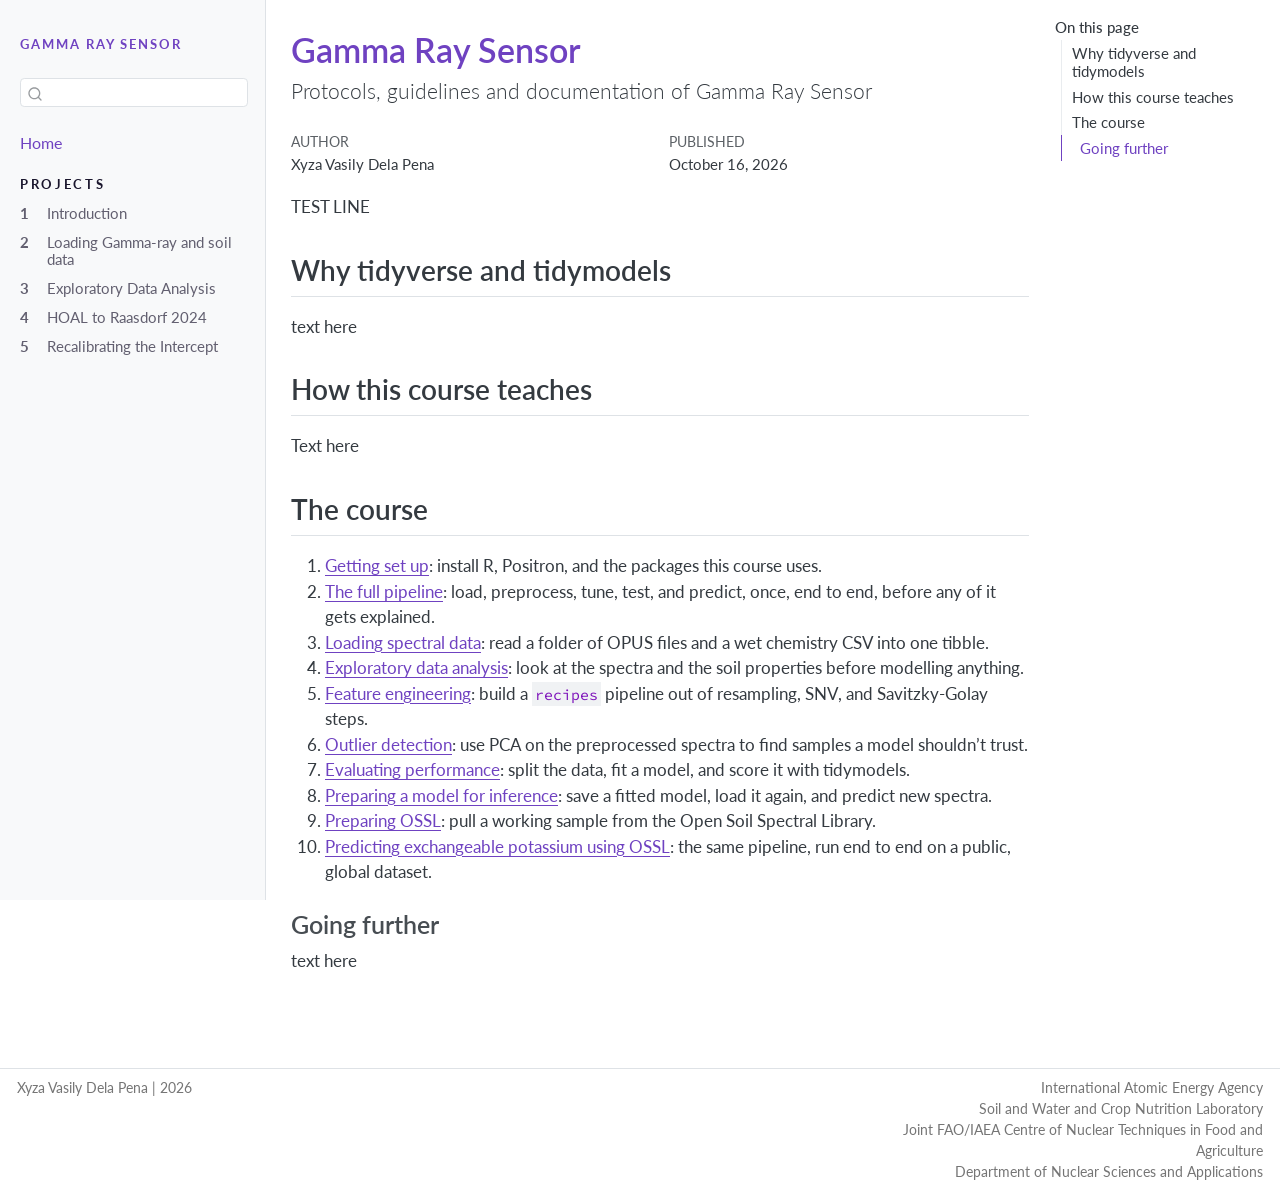
<file: index.html>
<!DOCTYPE html>
<html xmlns="http://www.w3.org/1999/xhtml" lang="en" xml:lang="en"><head>

<meta charset="utf-8">
<meta name="generator" content="quarto-1.10.18">

<meta name="viewport" content="width=device-width, initial-scale=1.0, user-scalable=yes">

<meta name="author" content="Xyza Vasily Dela Pena">
<meta name="dcterms.date" content="2026-10-16">

<title>Gamma Ray Sensor – Gamma ray sensor</title>
<style>
/* Default styles provided by pandoc.
** See https://pandoc.org/MANUAL.html#variables-for-html for config info.
*/
span.smallcaps{font-variant: small-caps;}
div.columns{display: flex; gap: 1.5em;}
div.column{flex: auto;}
@media screen {
div.columns{gap: min(4vw, 1.5em);}
div.column{overflow-x: auto;}
}
div.hanging-indent{margin-left: 1.5em; text-indent: -1.5em;}
ul.task-list{list-style: none;}
ul.task-list li input[type="checkbox"] {
  width: 0.8em;
  margin: 0 0.8em 0.2em -1em; /* quarto-specific, see https://github.com/quarto-dev/quarto-cli/issues/4556 */ 
  vertical-align: middle;
}
</style>


<script src="site_libs/quarto-nav/quarto-nav.js"></script>
<script src="site_libs/quarto-nav/headroom.min.js"></script>
<script src="site_libs/clipboard/clipboard.min.js"></script>
<script src="site_libs/quarto-search/autocomplete.umd.js"></script>
<script src="site_libs/quarto-search/fuse.min.js"></script>
<script src="site_libs/quarto-search/quarto-search.js"></script>
<meta name="quarto:offset" content="./">
<script src="site_libs/quarto-html/quarto.js" type="module"></script>
<script src="site_libs/quarto-html/tabsets/tabsets.js" type="module"></script>
<script src="site_libs/quarto-html/popper.min.js"></script>
<script src="site_libs/quarto-html/tippy.umd.min.js"></script>
<script src="site_libs/quarto-html/anchor.min.js"></script>
<link href="site_libs/quarto-html/tippy.css" rel="stylesheet">
<link href="site_libs/quarto-html/quarto-syntax-highlighting-712a858a7335f8c7f74f41a4769ee845.css" rel="stylesheet" id="quarto-text-highlighting-styles">
<script src="site_libs/bootstrap/bootstrap.min.js"></script>
<link href="site_libs/bootstrap/bootstrap-icons.css" rel="stylesheet">
<link href="site_libs/bootstrap/bootstrap-6af84be1552a2ad7f5f09363ced2a707.min.css" rel="stylesheet" append-hash="true" id="quarto-bootstrap" data-mode="light">
<script id="quarto-search-options" type="application/json">{
  "location": "sidebar",
  "copy-button": false,
  "collapse-after": 3,
  "panel-placement": "start",
  "type": "textbox",
  "limit": 50,
  "keyboard-shortcut": [
    "f",
    "/",
    "s"
  ],
  "show-item-context": false,
  "language": {
    "search-no-results-text": "No results",
    "search-matching-documents-text": "matching documents",
    "search-copy-link-title": "Copy link to search",
    "search-hide-matches-text": "Hide additional matches",
    "search-more-match-text": "more match in this document",
    "search-more-matches-text": "more matches in this document",
    "search-clear-button-title": "Clear",
    "search-text-placeholder": "",
    "search-detached-cancel-button-title": "Cancel",
    "search-submit-button-title": "Submit",
    "search-label": "Search"
  }
}</script>
<link rel="preconnect" href="https://fonts.googleapis.com">
<link rel="preconnect" href="https://fonts.gstatic.com" crossorigin="">
<link href="https://fonts.googleapis.com/css2?family=Lato:ital,wght@0,300;0,400;0,700;0,900;1,400&amp;family=Source+Code+Pro&amp;display=swap" rel="stylesheet">


</head>

<body class="nav-sidebar docked quarto-light">

<div id="quarto-search-results"></div>
  <header id="quarto-header" class="headroom fixed-top">
  <nav class="quarto-secondary-nav">
    <div class="container-fluid d-flex">
      <button type="button" class="quarto-btn-toggle btn" data-bs-toggle="collapse" role="button" data-bs-target=".quarto-sidebar-collapse-item" aria-controls="quarto-sidebar" aria-expanded="false" aria-label="Toggle sidebar navigation" onclick="if (window.quartoToggleHeadroom) { window.quartoToggleHeadroom(); }">
        <i class="bi bi-layout-text-sidebar-reverse"></i>
      </button>
        <nav class="quarto-page-breadcrumbs" aria-label="breadcrumb"><ol class="breadcrumb"><li class="breadcrumb-item"><a href="./index.html">Home</a></li></ol></nav>
        <a class="flex-grow-1" role="navigation" data-bs-toggle="collapse" data-bs-target=".quarto-sidebar-collapse-item" aria-controls="quarto-sidebar" aria-expanded="false" aria-label="Toggle sidebar navigation" onclick="if (window.quartoToggleHeadroom) { window.quartoToggleHeadroom(); }">      
        </a>
      <button type="button" class="btn quarto-search-button" aria-label="Search" onclick="window.quartoOpenSearch();">
        <i class="bi bi-search"></i>
      </button>
    </div>
  </nav>
</header>
<!-- content -->
<div id="quarto-content" class="quarto-container page-columns page-rows-contents page-layout-article">
<!-- sidebar -->
  <nav id="quarto-sidebar" class="sidebar collapse collapse-horizontal quarto-sidebar-collapse-item sidebar-navigation docked overflow-auto">
    <div class="pt-lg-2 mt-2 text-left sidebar-header">
    <div class="sidebar-title mb-0 py-0">
      <a href="./">GAMMA RAY SENSOR</a> 
    </div>
      </div>
        <div class="mt-2 flex-shrink-0 align-items-center">
        <div class="sidebar-search">
        <div id="quarto-search" class="" title="Search"></div>
        </div>
        </div>
    <div class="sidebar-menu-container"> 
    <ul class="list-unstyled mt-1">
        <li class="sidebar-item">
  <div class="sidebar-item-container"> 
  <a href="./index.html" class="sidebar-item-text sidebar-link active">
 <span class="menu-text">Home</span></a>
  </div>
</li>
        <li class="sidebar-item sidebar-item-section">
      <div class="sidebar-item-container"> 
            <a class="sidebar-item-text sidebar-link text-start" data-bs-toggle="collapse" data-bs-target="#quarto-sidebar-section-1" role="navigation" aria-expanded="true">
 <span class="menu-text">Projects</span></a>
          <a class="sidebar-item-toggle text-start" data-bs-toggle="collapse" data-bs-target="#quarto-sidebar-section-1" role="navigation" aria-expanded="true" aria-label="Toggle section">
            <i class="bi bi-chevron-right ms-2"></i>
          </a> 
      </div>
      <ul id="quarto-sidebar-section-1" class="collapse list-unstyled sidebar-section depth1 show">  
          <li class="sidebar-item">
  <div class="sidebar-item-container"> 
  <a href="./0-introduction.html" class="sidebar-item-text sidebar-link">
 <span class="menu-text">Introduction</span></a>
  </div>
</li>
          <li class="sidebar-item">
  <div class="sidebar-item-container"> 
  <a href="./1-Loading-gamma-ray-and-soil-data.html" class="sidebar-item-text sidebar-link">
 <span class="menu-text">Loading Gamma-ray and soil data</span></a>
  </div>
</li>
          <li class="sidebar-item">
  <div class="sidebar-item-container"> 
  <a href="./2-Exploratory-data-analysis.html" class="sidebar-item-text sidebar-link">
 <span class="menu-text">Exploratory Data Analysis</span></a>
  </div>
</li>
          <li class="sidebar-item">
  <div class="sidebar-item-container"> 
  <a href="./3-HOAL-to-raasdorf-2024.html" class="sidebar-item-text sidebar-link">
 <span class="menu-text">HOAL to Raasdorf 2024</span></a>
  </div>
</li>
          <li class="sidebar-item">
  <div class="sidebar-item-container"> 
  <a href="./3b-recalibrating-the-intercept.html" class="sidebar-item-text sidebar-link">
 <span class="menu-text">Recalibrating the Intercept</span></a>
  </div>
</li>
      </ul>
  </li>
    </ul>
    </div>
</nav>
<div id="quarto-sidebar-glass" class="quarto-sidebar-collapse-item" data-bs-toggle="collapse" data-bs-target=".quarto-sidebar-collapse-item"></div>
<!-- margin-sidebar -->
    <div id="quarto-margin-sidebar" class="sidebar margin-sidebar">
        <nav id="TOC" role="doc-toc" class="toc-active">
    <h2 id="toc-title">On this page</h2>
   
  <ul>
  <li><a href="#why-tidyverse-and-tidymodels" id="toc-why-tidyverse-and-tidymodels" class="nav-link active" data-scroll-target="#why-tidyverse-and-tidymodels">Why tidyverse and tidymodels</a></li>
  <li><a href="#how-this-course-teaches" id="toc-how-this-course-teaches" class="nav-link" data-scroll-target="#how-this-course-teaches">How this course teaches</a></li>
  <li><a href="#the-course" id="toc-the-course" class="nav-link" data-scroll-target="#the-course">The course</a>
  <ul class="collapse">
  <li><a href="#going-further" id="toc-going-further" class="nav-link" data-scroll-target="#going-further">Going further</a></li>
  </ul></li>
  </ul>
</nav>
    </div>
<!-- main -->
<main class="content" id="quarto-document-content">

<header id="title-block-header" class="quarto-title-block default">
<div class="quarto-title">
<h1 class="title">Gamma Ray Sensor</h1>
<p class="subtitle lead">Protocols, guidelines and documentation of Gamma Ray Sensor</p>
</div>



<div class="quarto-title-meta">

    <div>
    <div class="quarto-title-meta-heading">Author</div>
    <div class="quarto-title-meta-contents">
             <p>Xyza Vasily Dela Pena </p>
          </div>
  </div>
    
    <div>
    <div class="quarto-title-meta-heading">Published</div>
    <div class="quarto-title-meta-contents">
      <p class="date">October 16, 2026</p>
    </div>
  </div>
  
    
  </div>
  


</header>


<p>TEST LINE</p>
<section id="why-tidyverse-and-tidymodels" class="level2">
<h2 class="anchored" data-anchor-id="why-tidyverse-and-tidymodels">Why tidyverse and tidymodels</h2>
<p>text here</p>
</section>
<section id="how-this-course-teaches" class="level2">
<h2 class="anchored" data-anchor-id="how-this-course-teaches">How this course teaches</h2>
<p>Text here</p>
</section>
<section id="the-course" class="level2">
<h2 class="anchored" data-anchor-id="the-course">The course</h2>
<ol type="1">
<li><a href="0-getting-setup.qmd">Getting set up</a>: install R, Positron, and the packages this course uses.</li>
<li><a href="1-full-pipeline.qmd">The full pipeline</a>: load, preprocess, tune, test, and predict, once, end to end, before any of it gets explained.</li>
<li><a href="2-loading-data.qmd">Loading spectral data</a>: read a folder of OPUS files and a wet chemistry CSV into one tibble.</li>
<li><a href="3-eda.qmd">Exploratory data analysis</a>: look at the spectra and the soil properties before modelling anything.</li>
<li><a href="4-feature-engineering.qmd">Feature engineering</a>: build a <code>recipes</code> pipeline out of resampling, SNV, and Savitzky-Golay steps.</li>
<li><a href="5-outlier-detection.qmd">Outlier detection</a>: use PCA on the preprocessed spectra to find samples a model shouldn’t trust.</li>
<li><a href="6-evaluating-performance.qmd">Evaluating performance</a>: split the data, fit a model, and score it with tidymodels.</li>
<li><a href="7-preparing-for-inference.qmd">Preparing a model for inference</a>: save a fitted model, load it again, and predict new spectra.</li>
<li><a href="8-preparing-ossl.qmd">Preparing OSSL</a>: pull a working sample from the Open Soil Spectral Library.</li>
<li><a href="9-kex-ossl-pipeline.qmd">Predicting exchangeable potassium using OSSL</a>: the same pipeline, run end to end on a public, global dataset.</li>
</ol>
<section id="going-further" class="level3">
<h3 class="anchored" data-anchor-id="going-further">Going further</h3>
<p>text here</p>


</section>
</section>

</main> <!-- /main -->
<script id="quarto-html-after-body" type="application/javascript">
  window.document.addEventListener("DOMContentLoaded", function (event) {
    const icon = "";
    const anchorJS = new window.AnchorJS();
    anchorJS.options = {
      placement: 'right',
      icon: icon
    };
    anchorJS.add('.anchored');
    const isCodeAnnotation = (el) => {
      for (const clz of el.classList) {
        if (clz.startsWith('code-annotation-')) {                     
          return true;
        }
      }
      return false;
    }
    const onCopySuccess = function(e) {
      // button target
      const button = e.trigger;
      // don't keep focus
      button.blur();
      // flash "checked"
      button.classList.add('code-copy-button-checked');
      var currentTitle = button.getAttribute("title");
      button.setAttribute("title", "Copied!");
      let tooltip;
      if (window.bootstrap) {
        button.setAttribute("data-bs-toggle", "tooltip");
        button.setAttribute("data-bs-placement", "left");
        button.setAttribute("data-bs-title", "Copied!");
        tooltip = new bootstrap.Tooltip(button, 
          { trigger: "manual", 
            customClass: "code-copy-button-tooltip",
            offset: [0, -8]});
        tooltip.show();    
      }
      setTimeout(function() {
        if (tooltip) {
          tooltip.hide();
          button.removeAttribute("data-bs-title");
          button.removeAttribute("data-bs-toggle");
          button.removeAttribute("data-bs-placement");
        }
        button.setAttribute("title", currentTitle);
        button.classList.remove('code-copy-button-checked');
      }, 1000);
      // clear code selection
      e.clearSelection();
    }
    const getTextToCopy = function(trigger) {
      const outerScaffold = trigger.parentElement.cloneNode(true);
      const codeEl = outerScaffold.querySelector('code');
      for (const childEl of codeEl.children) {
        if (isCodeAnnotation(childEl)) {
          childEl.remove();
        }
      }
      return codeEl.innerText;
    }
    const clipboard = new window.ClipboardJS('.code-copy-button:not([data-in-quarto-modal])', {
      text: getTextToCopy
    });
    clipboard.on('success', onCopySuccess);
    if (window.document.getElementById('quarto-embedded-source-code-modal')) {
      const clipboardModal = new window.ClipboardJS('.code-copy-button[data-in-quarto-modal]', {
        text: getTextToCopy,
        container: window.document.getElementById('quarto-embedded-source-code-modal')
      });
      clipboardModal.on('success', onCopySuccess);
    }
      var localhostRegex = new RegExp(/^(?:http|https):\/\/localhost\:?[0-9]*\//);
      var mailtoRegex = new RegExp(/^mailto:/);
        var filterRegex = new RegExp("https:\/\/xyza-vasily\.github\.io\/Soil-Characterization-via-Gamma-Ray-Sensor\/");
      var isInternal = (href) => {
          return filterRegex.test(href) || localhostRegex.test(href) || mailtoRegex.test(href);
      }
      // Inspect non-navigation links and adorn them if external
     var links = window.document.querySelectorAll('a[href]:not(.nav-link):not(.navbar-brand):not(.toc-action):not(.sidebar-link):not(.sidebar-item-toggle):not(.pagination-link):not(.no-external):not([aria-hidden]):not(.dropdown-item):not(.quarto-navigation-tool):not(.about-link)');
      for (var i=0; i<links.length; i++) {
        const link = links[i];
        if (!isInternal(link.href)) {
          // undo the damage that might have been done by quarto-nav.js in the case of
          // links that we want to consider external
          if (link.dataset.originalHref !== undefined) {
            link.href = link.dataset.originalHref;
          }
        }
      }
    function tippyHover(el, contentFn, onTriggerFn, onUntriggerFn) {
      const config = {
        allowHTML: true,
        maxWidth: 500,
        delay: 100,
        arrow: false,
        appendTo: function(el) {
            return el.parentElement;
        },
        interactive: true,
        interactiveBorder: 10,
        theme: 'quarto',
        placement: 'bottom-start',
      };
      if (contentFn) {
        config.content = contentFn;
      }
      if (onTriggerFn) {
        config.onTrigger = onTriggerFn;
      }
      if (onUntriggerFn) {
        config.onUntrigger = onUntriggerFn;
      }
      window.tippy(el, config); 
    }
    const noterefs = window.document.querySelectorAll('a[role="doc-noteref"]');
    for (var i=0; i<noterefs.length; i++) {
      const ref = noterefs[i];
      tippyHover(ref, function() {
        // use id or data attribute instead here
        let href = ref.getAttribute('data-footnote-href') || ref.getAttribute('href');
        try { href = new URL(href).hash; } catch {}
        const id = href.replace(/^#\/?/, "");
        const note = window.document.getElementById(id);
        if (note) {
          return note.innerHTML;
        } else {
          return "";
        }
      });
    }
    const xrefs = window.document.querySelectorAll('a.quarto-xref');
    const processXRef = (id, note) => {
      // Strip column container classes
      const stripColumnClz = (el) => {
        el.classList.remove("page-full", "page-columns");
        if (el.children) {
          for (const child of el.children) {
            stripColumnClz(child);
          }
        }
      }
      stripColumnClz(note)
      if (id === null || id.startsWith('sec-')) {
        // Special case sections, only their first couple elements
        const container = document.createElement("div");
        if (note.children && note.children.length > 2) {
          container.appendChild(note.children[0].cloneNode(true));
          for (let i = 1; i < note.children.length; i++) {
            const child = note.children[i];
            if (child.tagName === "P" && child.innerText === "") {
              continue;
            } else {
              container.appendChild(child.cloneNode(true));
              break;
            }
          }
          if (window.Quarto?.typesetMath) {
            window.Quarto.typesetMath(container);
          }
          return container.innerHTML
        } else {
          if (window.Quarto?.typesetMath) {
            window.Quarto.typesetMath(note);
          }
          return note.innerHTML;
        }
      } else {
        // Remove any anchor links if they are present
        const anchorLink = note.querySelector('a.anchorjs-link');
        if (anchorLink) {
          anchorLink.remove();
        }
        if (window.Quarto?.typesetMath) {
          window.Quarto.typesetMath(note);
        }
        if (note.classList.contains("callout")) {
          return note.outerHTML;
        } else {
          return note.innerHTML;
        }
      }
    }
    for (var i=0; i<xrefs.length; i++) {
      const xref = xrefs[i];
      tippyHover(xref, undefined, function(instance) {
        instance.disable();
        let url = xref.getAttribute('href');
        let hash = undefined; 
        if (url.startsWith('#')) {
          hash = url;
        } else {
          try { hash = new URL(url).hash; } catch {}
        }
        if (hash) {
          const id = hash.replace(/^#\/?/, "");
          const note = window.document.getElementById(id);
          if (note !== null) {
            try {
              const html = processXRef(id, note.cloneNode(true));
              instance.setContent(html);
            } finally {
              instance.enable();
              instance.show();
            }
          } else {
            // See if we can fetch this
            fetch(url.split('#')[0])
            .then(res => res.text())
            .then(html => {
              const parser = new DOMParser();
              const htmlDoc = parser.parseFromString(html, "text/html");
              const note = htmlDoc.getElementById(id);
              if (note !== null) {
                const html = processXRef(id, note);
                instance.setContent(html);
              } 
            }).finally(() => {
              instance.enable();
              instance.show();
            });
          }
        } else {
          // See if we can fetch a full url (with no hash to target)
          // This is a special case and we should probably do some content thinning / targeting
          fetch(url)
          .then(res => res.text())
          .then(html => {
            const parser = new DOMParser();
            const htmlDoc = parser.parseFromString(html, "text/html");
            const note = htmlDoc.querySelector('main.content');
            if (note !== null) {
              // This should only happen for chapter cross references
              // (since there is no id in the URL)
              // remove the first header
              if (note.children.length > 0 && note.children[0].tagName === "HEADER") {
                note.children[0].remove();
              }
              const html = processXRef(null, note);
              instance.setContent(html);
            } 
          }).finally(() => {
            instance.enable();
            instance.show();
          });
        }
      }, function(instance) {
      });
    }
        let selectedAnnoteEl;
        const selectorForAnnotation = ( cell, annotation) => {
          let cellAttr = 'data-code-cell="' + cell + '"';
          let lineAttr = 'data-code-annotation="' +  annotation + '"';
          const selector = 'span[' + cellAttr + '][' + lineAttr + ']';
          return selector;
        }
        const selectCodeLines = (annoteEl) => {
          const doc = window.document;
          const targetCell = annoteEl.getAttribute("data-target-cell");
          const targetAnnotation = annoteEl.getAttribute("data-target-annotation");
          const annoteSpan = window.document.querySelector(selectorForAnnotation(targetCell, targetAnnotation));
          const lines = annoteSpan.getAttribute("data-code-lines").split(",");
          const lineIds = lines.map((line) => {
            return targetCell + "-" + line;
          })
          let top = null;
          let height = null;
          let parent = null;
          if (lineIds.length > 0) {
              //compute the position of the single el (top and bottom and make a div)
              const el = window.document.getElementById(lineIds[0]);
              top = el.offsetTop;
              height = el.offsetHeight;
              parent = el.parentElement.parentElement;
            if (lineIds.length > 1) {
              const lastEl = window.document.getElementById(lineIds[lineIds.length - 1]);
              const bottom = lastEl.offsetTop + lastEl.offsetHeight;
              height = bottom - top;
            }
            if (top !== null && height !== null && parent !== null) {
              // cook up a div (if necessary) and position it 
              let div = window.document.getElementById("code-annotation-line-highlight");
              if (div === null) {
                div = window.document.createElement("div");
                div.setAttribute("id", "code-annotation-line-highlight");
                div.style.position = 'absolute';
                parent.appendChild(div);
              }
              div.style.top = top - 2 + "px";
              div.style.height = height + 4 + "px";
              div.style.left = 0;
              let gutterDiv = window.document.getElementById("code-annotation-line-highlight-gutter");
              if (gutterDiv === null) {
                gutterDiv = window.document.createElement("div");
                gutterDiv.setAttribute("id", "code-annotation-line-highlight-gutter");
                gutterDiv.style.position = 'absolute';
                const codeCell = window.document.getElementById(targetCell);
                const gutter = codeCell.querySelector('.code-annotation-gutter');
                gutter.appendChild(gutterDiv);
              }
              gutterDiv.style.top = top - 2 + "px";
              gutterDiv.style.height = height + 4 + "px";
            }
            selectedAnnoteEl = annoteEl;
          }
        };
        const unselectCodeLines = () => {
          const elementsIds = ["code-annotation-line-highlight", "code-annotation-line-highlight-gutter"];
          elementsIds.forEach((elId) => {
            const div = window.document.getElementById(elId);
            if (div) {
              div.remove();
            }
          });
          selectedAnnoteEl = undefined;
        };
          // Handle positioning of the toggle
      window.addEventListener(
        "resize",
        throttle(() => {
          elRect = undefined;
          if (selectedAnnoteEl) {
            selectCodeLines(selectedAnnoteEl);
          }
        }, 10)
      );
      function throttle(fn, ms) {
      let throttle = false;
      let timer;
        return (...args) => {
          if(!throttle) { // first call gets through
              fn.apply(this, args);
              throttle = true;
          } else { // all the others get throttled
              if(timer) clearTimeout(timer); // cancel #2
              timer = setTimeout(() => {
                fn.apply(this, args);
                timer = throttle = false;
              }, ms);
          }
        };
      }
        // Attach click handler to the DT
        const annoteDls = window.document.querySelectorAll('dt[data-target-cell]');
        for (const annoteDlNode of annoteDls) {
          annoteDlNode.addEventListener('click', (event) => {
            const clickedEl = event.target;
            if (clickedEl !== selectedAnnoteEl) {
              unselectCodeLines();
              const activeEl = window.document.querySelector('dt[data-target-cell].code-annotation-active');
              if (activeEl) {
                activeEl.classList.remove('code-annotation-active');
              }
              selectCodeLines(clickedEl);
              clickedEl.classList.add('code-annotation-active');
            } else {
              // Unselect the line
              unselectCodeLines();
              clickedEl.classList.remove('code-annotation-active');
            }
          });
        }
    const findCites = (el) => {
      const parentEl = el.parentElement;
      if (parentEl) {
        const cites = parentEl.dataset.cites;
        if (cites) {
          return {
            el,
            cites: cites.split(' ')
          };
        } else {
          return findCites(el.parentElement)
        }
      } else {
        return undefined;
      }
    };
    var bibliorefs = window.document.querySelectorAll('a[role="doc-biblioref"]');
    for (var i=0; i<bibliorefs.length; i++) {
      const ref = bibliorefs[i];
      const citeInfo = findCites(ref);
      if (citeInfo) {
        tippyHover(citeInfo.el, function() {
          var popup = window.document.createElement('div');
          citeInfo.cites.forEach(function(cite) {
            var citeDiv = window.document.createElement('div');
            citeDiv.classList.add('hanging-indent');
            citeDiv.classList.add('csl-entry');
            var biblioDiv = window.document.getElementById('ref-' + cite);
            if (biblioDiv) {
              citeDiv.innerHTML = biblioDiv.innerHTML;
            }
            popup.appendChild(citeDiv);
          });
          return popup.innerHTML;
        });
      }
    }
  });
  </script>
</div> <!-- /content -->
<footer class="footer">
  <div class="nav-footer">
    <div class="nav-footer-left">
<p>Xyza Vasily Dela Pena | 2026</p>
</div>   
    <div class="nav-footer-center">
      &nbsp;
    </div>
    <div class="nav-footer-right">
<p>International Atomic Energy Agency<br> Soil and Water and Crop Nutrition Laboratory<br> Joint FAO/IAEA Centre of Nuclear Techniques in Food and Agriculture<br> Department of Nuclear Sciences and Applications</p>
</div>
  </div>
</footer>




</body></html>
</file>
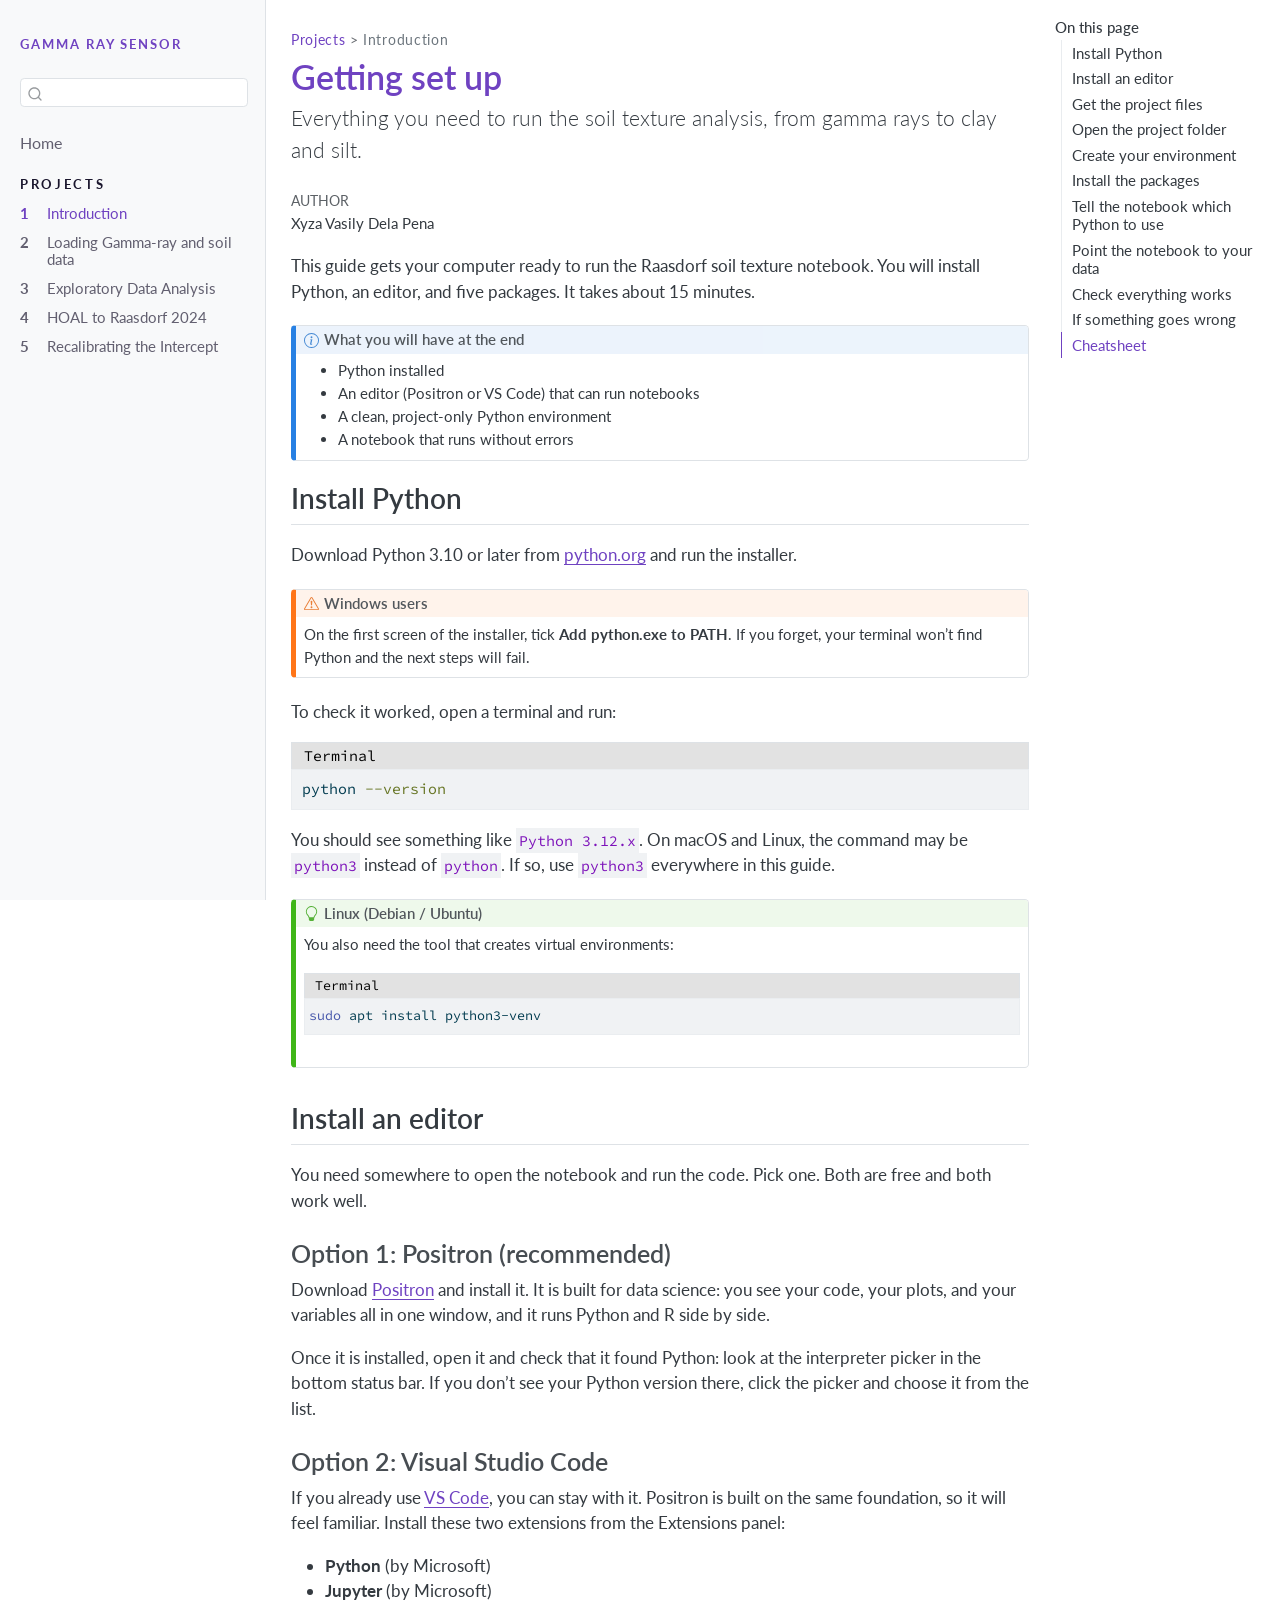
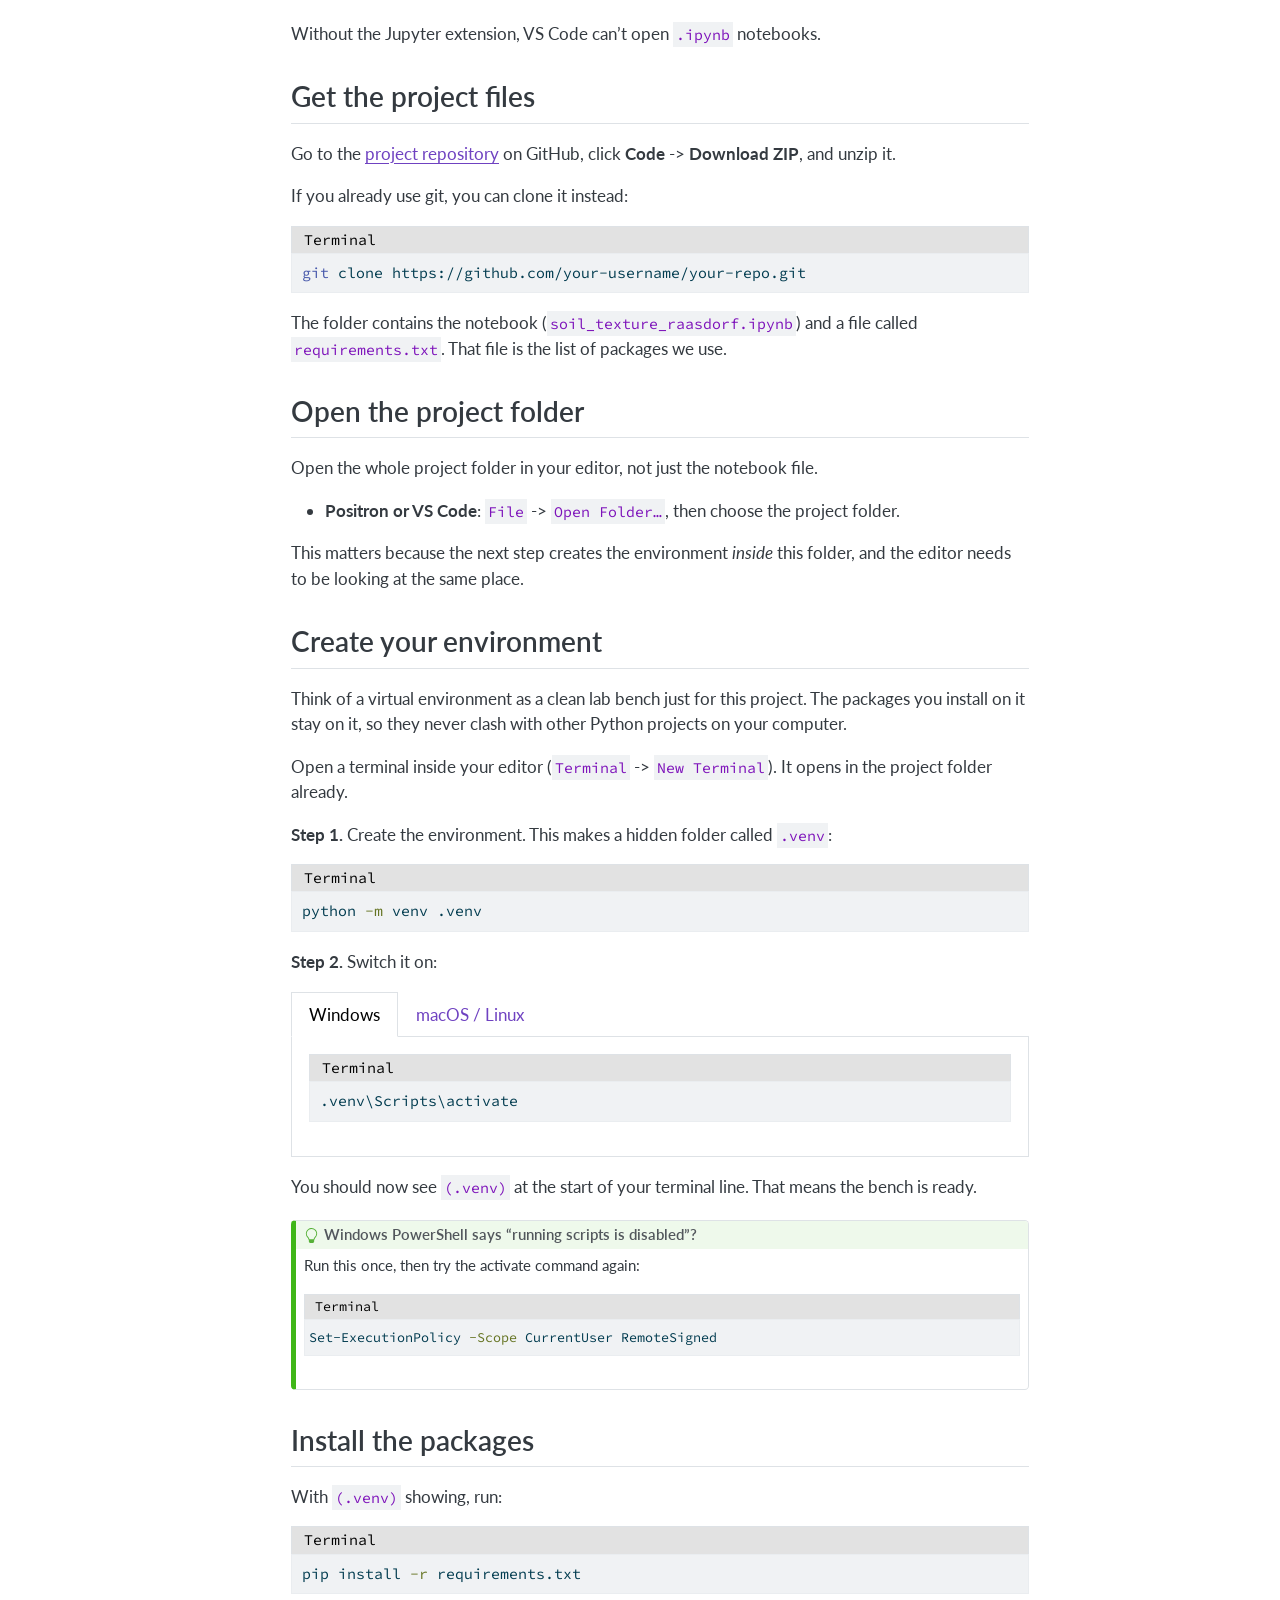
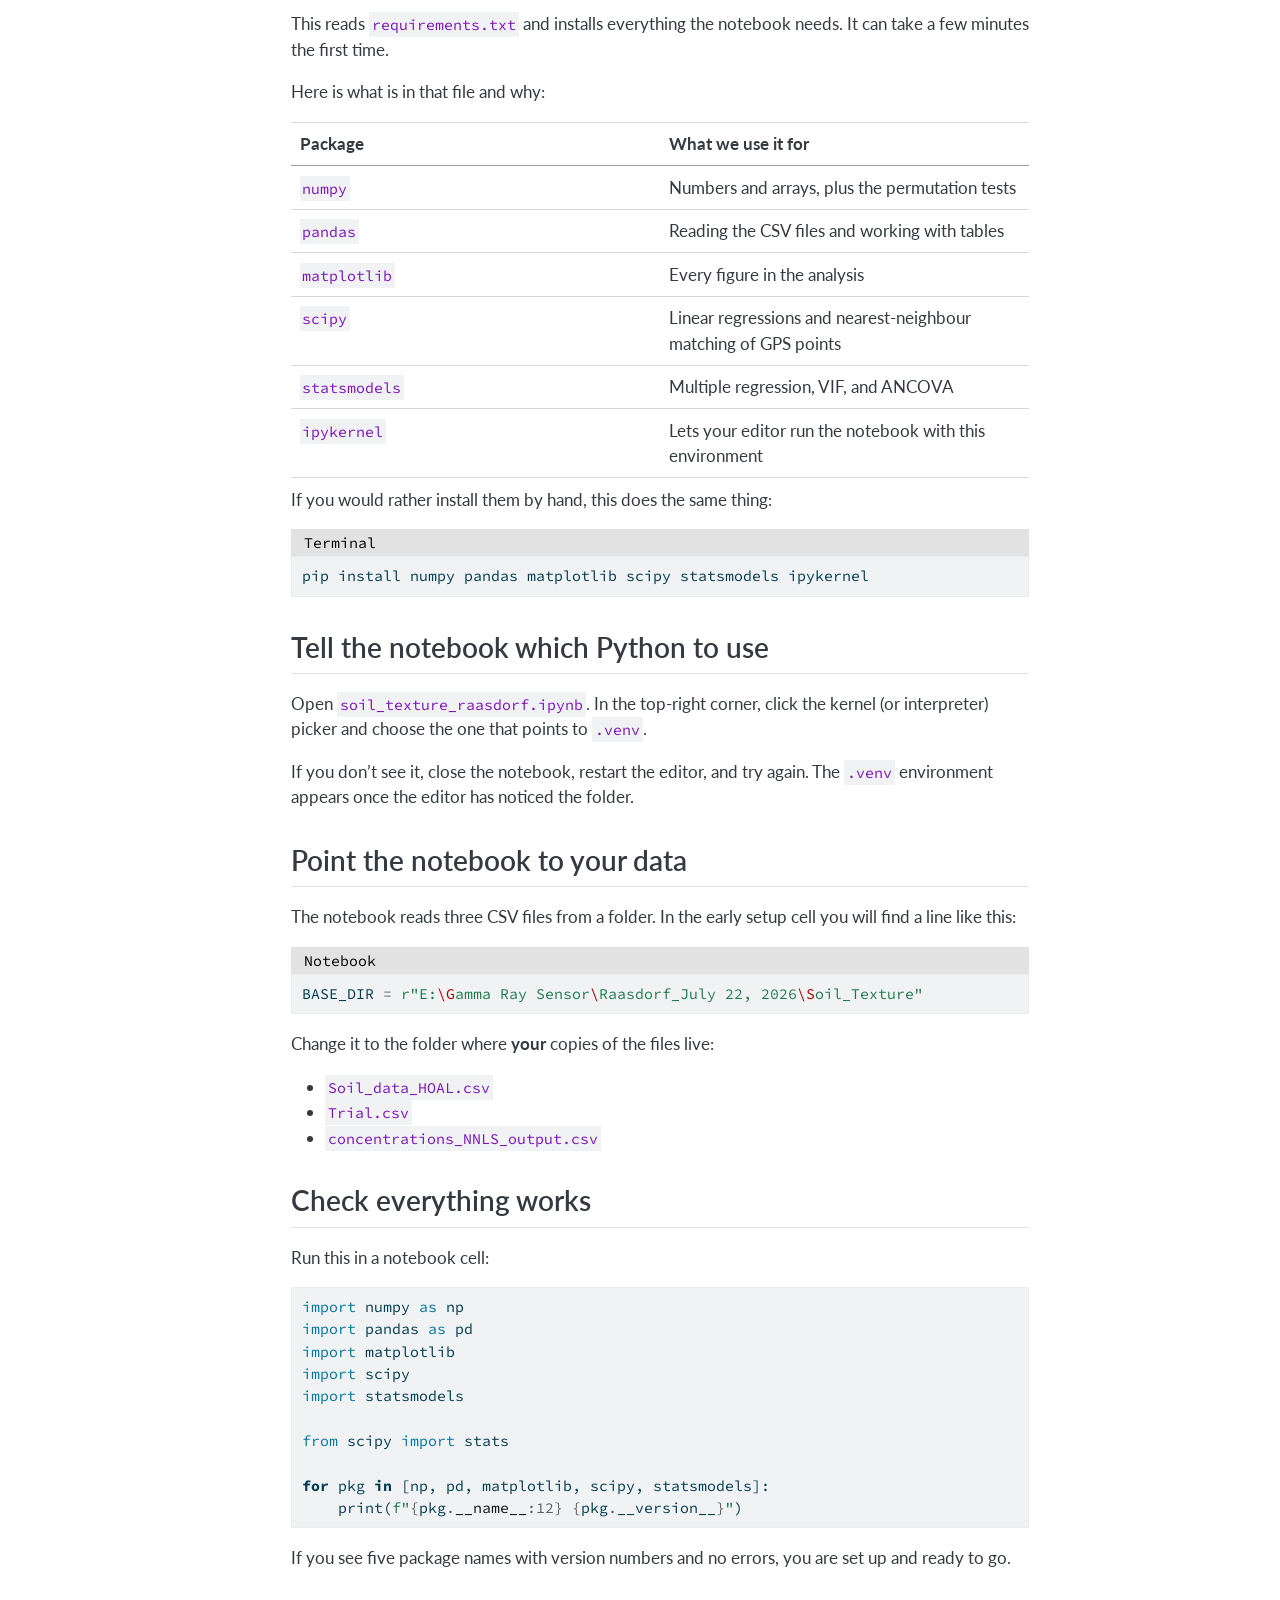
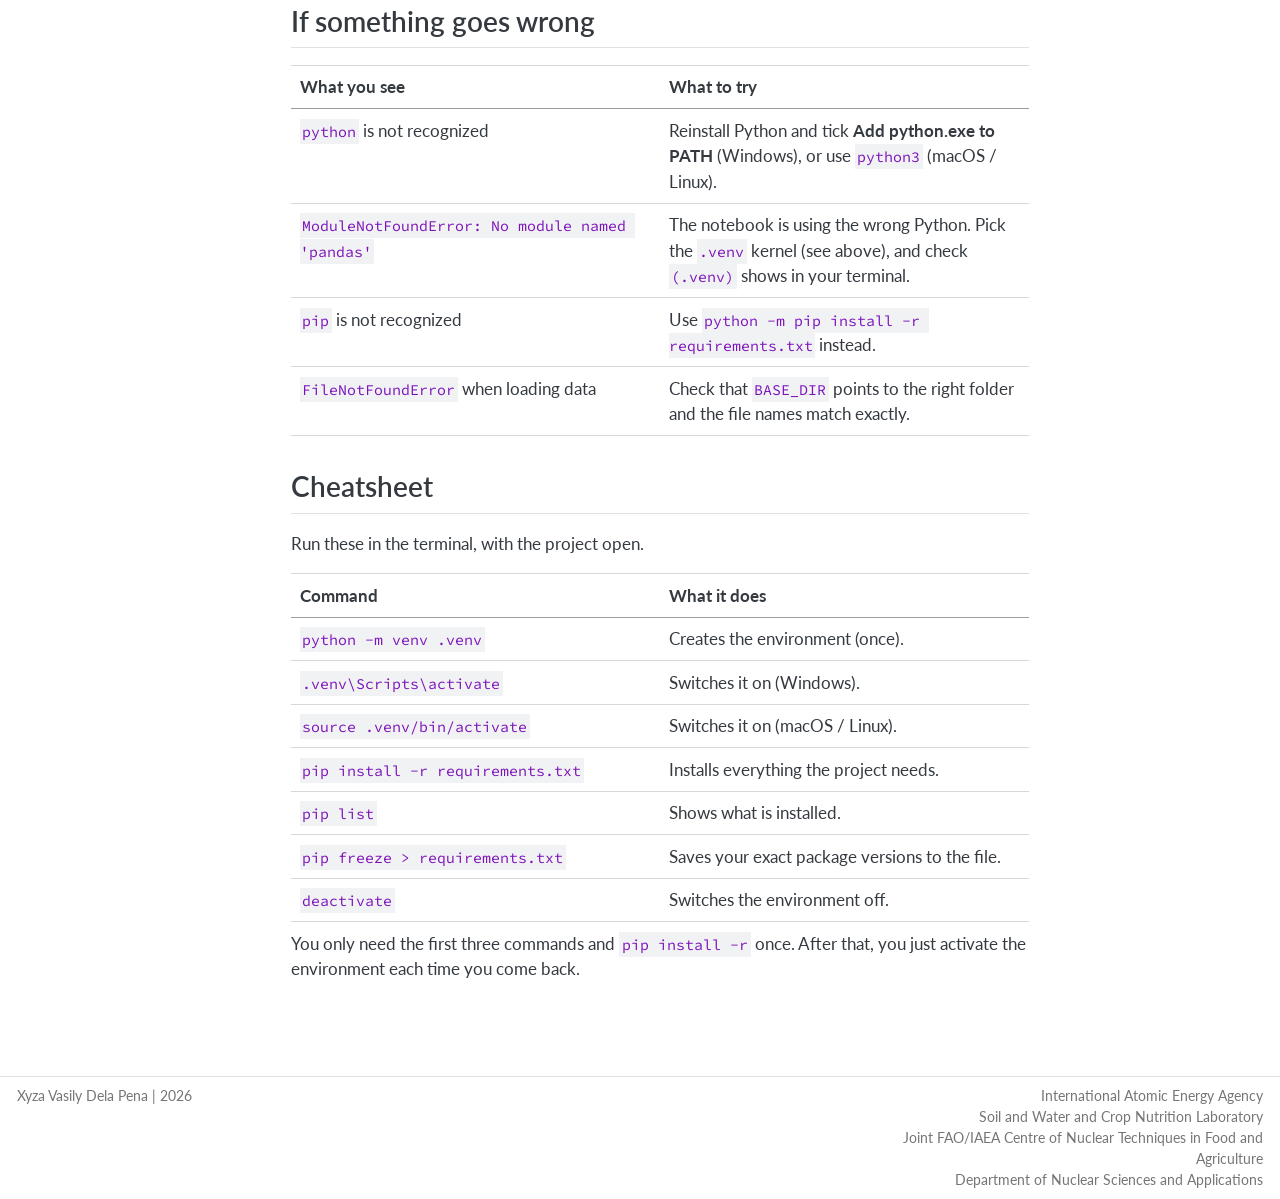
<file: 0-introduction.html>
<!DOCTYPE html>
<html xmlns="http://www.w3.org/1999/xhtml" lang="en" xml:lang="en"><head>

<meta charset="utf-8">
<meta name="generator" content="quarto-1.10.18">

<meta name="viewport" content="width=device-width, initial-scale=1.0, user-scalable=yes">

<meta name="author" content="Xyza Vasily Dela Pena">

<title>Getting set up – Gamma ray sensor</title>
<style>
/* Default styles provided by pandoc.
** See https://pandoc.org/MANUAL.html#variables-for-html for config info.
*/
span.smallcaps{font-variant: small-caps;}
div.columns{display: flex; gap: 1.5em;}
div.column{flex: auto;}
@media screen {
div.columns{gap: min(4vw, 1.5em);}
div.column{overflow-x: auto;}
}
div.hanging-indent{margin-left: 1.5em; text-indent: -1.5em;}
ul.task-list{list-style: none;}
ul.task-list li input[type="checkbox"] {
  width: 0.8em;
  margin: 0 0.8em 0.2em -1em; /* quarto-specific, see https://github.com/quarto-dev/quarto-cli/issues/4556 */ 
  vertical-align: middle;
}
/* CSS for syntax highlighting */
html { -webkit-text-size-adjust: 100%; }
pre > code.sourceCode { white-space: pre; position: relative; }
pre > code.sourceCode > span { display: inline-block; line-height: 1.25; }
pre > code.sourceCode > span:empty { height: 1.2em; }
.sourceCode { overflow: visible; }
code.sourceCode > span { color: inherit; text-decoration: inherit; }
div.sourceCode { margin: 1em 0; }
pre.sourceCode { margin: 0; }
@media screen {
div.sourceCode { overflow: auto; }
}
@media print {
pre > code.sourceCode { white-space: pre-wrap; }
pre > code.sourceCode > span { text-indent: -5em; padding-left: 5em; }
}
pre.numberSource code
  { counter-reset: source-line 0; }
pre.numberSource code > span
  { position: relative; left: -4em; counter-increment: source-line; }
pre.numberSource code > span > a:first-child::before
  { content: counter(source-line);
    position: relative; left: -1em; text-align: right; vertical-align: baseline;
    border: none; display: inline-block;
    -webkit-touch-callout: none; -webkit-user-select: none;
    -khtml-user-select: none; -moz-user-select: none;
    -ms-user-select: none; user-select: none;
    padding: 0 4px; width: 4em;
  }
pre.numberSource { margin-left: 3em;  padding-left: 4px; }
div.sourceCode
  {   }
@media screen {
pre > code.sourceCode > span > a:first-child::before { text-decoration: underline; }
}
</style>


<script src="site_libs/quarto-nav/quarto-nav.js"></script>
<script src="site_libs/quarto-nav/headroom.min.js"></script>
<script src="site_libs/clipboard/clipboard.min.js"></script>
<script src="site_libs/quarto-search/autocomplete.umd.js"></script>
<script src="site_libs/quarto-search/fuse.min.js"></script>
<script src="site_libs/quarto-search/quarto-search.js"></script>
<meta name="quarto:offset" content="./">
<script src="site_libs/quarto-html/quarto.js" type="module"></script>
<script src="site_libs/quarto-html/tabsets/tabsets.js" type="module"></script>
<script src="site_libs/quarto-html/popper.min.js"></script>
<script src="site_libs/quarto-html/tippy.umd.min.js"></script>
<script src="site_libs/quarto-html/anchor.min.js"></script>
<link href="site_libs/quarto-html/tippy.css" rel="stylesheet">
<link href="site_libs/quarto-html/quarto-syntax-highlighting-712a858a7335f8c7f74f41a4769ee845.css" rel="stylesheet" id="quarto-text-highlighting-styles">
<script src="site_libs/bootstrap/bootstrap.min.js"></script>
<link href="site_libs/bootstrap/bootstrap-icons.css" rel="stylesheet">
<link href="site_libs/bootstrap/bootstrap-6af84be1552a2ad7f5f09363ced2a707.min.css" rel="stylesheet" append-hash="true" id="quarto-bootstrap" data-mode="light">
<script id="quarto-search-options" type="application/json">{
  "location": "sidebar",
  "copy-button": false,
  "collapse-after": 3,
  "panel-placement": "start",
  "type": "textbox",
  "limit": 50,
  "keyboard-shortcut": [
    "f",
    "/",
    "s"
  ],
  "show-item-context": false,
  "language": {
    "search-no-results-text": "No results",
    "search-matching-documents-text": "matching documents",
    "search-copy-link-title": "Copy link to search",
    "search-hide-matches-text": "Hide additional matches",
    "search-more-match-text": "more match in this document",
    "search-more-matches-text": "more matches in this document",
    "search-clear-button-title": "Clear",
    "search-text-placeholder": "",
    "search-detached-cancel-button-title": "Cancel",
    "search-submit-button-title": "Submit",
    "search-label": "Search"
  }
}</script>
<link rel="preconnect" href="https://fonts.googleapis.com">
<link rel="preconnect" href="https://fonts.gstatic.com" crossorigin="">
<link href="https://fonts.googleapis.com/css2?family=Lato:ital,wght@0,300;0,400;0,700;0,900;1,400&amp;family=Source+Code+Pro&amp;display=swap" rel="stylesheet">


</head>

<body class="nav-sidebar docked quarto-light">

<div id="quarto-search-results"></div>
  <header id="quarto-header" class="headroom fixed-top">
  <nav class="quarto-secondary-nav">
    <div class="container-fluid d-flex">
      <button type="button" class="quarto-btn-toggle btn" data-bs-toggle="collapse" role="button" data-bs-target=".quarto-sidebar-collapse-item" aria-controls="quarto-sidebar" aria-expanded="false" aria-label="Toggle sidebar navigation" onclick="if (window.quartoToggleHeadroom) { window.quartoToggleHeadroom(); }">
        <i class="bi bi-layout-text-sidebar-reverse"></i>
      </button>
        <nav class="quarto-page-breadcrumbs" aria-label="breadcrumb"><ol class="breadcrumb"><li class="breadcrumb-item"><a href="./0-introduction.html">Projects</a></li><li class="breadcrumb-item"><a href="./0-introduction.html">Introduction</a></li></ol></nav>
        <a class="flex-grow-1" role="navigation" data-bs-toggle="collapse" data-bs-target=".quarto-sidebar-collapse-item" aria-controls="quarto-sidebar" aria-expanded="false" aria-label="Toggle sidebar navigation" onclick="if (window.quartoToggleHeadroom) { window.quartoToggleHeadroom(); }">      
        </a>
      <button type="button" class="btn quarto-search-button" aria-label="Search" onclick="window.quartoOpenSearch();">
        <i class="bi bi-search"></i>
      </button>
    </div>
  </nav>
</header>
<!-- content -->
<div id="quarto-content" class="quarto-container page-columns page-rows-contents page-layout-article">
<!-- sidebar -->
  <nav id="quarto-sidebar" class="sidebar collapse collapse-horizontal quarto-sidebar-collapse-item sidebar-navigation docked overflow-auto">
    <div class="pt-lg-2 mt-2 text-left sidebar-header">
    <div class="sidebar-title mb-0 py-0">
      <a href="./">GAMMA RAY SENSOR</a> 
    </div>
      </div>
        <div class="mt-2 flex-shrink-0 align-items-center">
        <div class="sidebar-search">
        <div id="quarto-search" class="" title="Search"></div>
        </div>
        </div>
    <div class="sidebar-menu-container"> 
    <ul class="list-unstyled mt-1">
        <li class="sidebar-item">
  <div class="sidebar-item-container"> 
  <a href="./index.html" class="sidebar-item-text sidebar-link">
 <span class="menu-text">Home</span></a>
  </div>
</li>
        <li class="sidebar-item sidebar-item-section">
      <div class="sidebar-item-container"> 
            <a class="sidebar-item-text sidebar-link text-start" data-bs-toggle="collapse" data-bs-target="#quarto-sidebar-section-1" role="navigation" aria-expanded="true">
 <span class="menu-text">Projects</span></a>
          <a class="sidebar-item-toggle text-start" data-bs-toggle="collapse" data-bs-target="#quarto-sidebar-section-1" role="navigation" aria-expanded="true" aria-label="Toggle section">
            <i class="bi bi-chevron-right ms-2"></i>
          </a> 
      </div>
      <ul id="quarto-sidebar-section-1" class="collapse list-unstyled sidebar-section depth1 show">  
          <li class="sidebar-item">
  <div class="sidebar-item-container"> 
  <a href="./0-introduction.html" class="sidebar-item-text sidebar-link active">
 <span class="menu-text">Introduction</span></a>
  </div>
</li>
          <li class="sidebar-item">
  <div class="sidebar-item-container"> 
  <a href="./1-Loading-gamma-ray-and-soil-data.html" class="sidebar-item-text sidebar-link">
 <span class="menu-text">Loading Gamma-ray and soil data</span></a>
  </div>
</li>
          <li class="sidebar-item">
  <div class="sidebar-item-container"> 
  <a href="./2-Exploratory-data-analysis.html" class="sidebar-item-text sidebar-link">
 <span class="menu-text">Exploratory Data Analysis</span></a>
  </div>
</li>
          <li class="sidebar-item">
  <div class="sidebar-item-container"> 
  <a href="./3-HOAL-to-raasdorf-2024.html" class="sidebar-item-text sidebar-link">
 <span class="menu-text">HOAL to Raasdorf 2024</span></a>
  </div>
</li>
          <li class="sidebar-item">
  <div class="sidebar-item-container"> 
  <a href="./3b-recalibrating-the-intercept.html" class="sidebar-item-text sidebar-link">
 <span class="menu-text">Recalibrating the Intercept</span></a>
  </div>
</li>
      </ul>
  </li>
    </ul>
    </div>
</nav>
<div id="quarto-sidebar-glass" class="quarto-sidebar-collapse-item" data-bs-toggle="collapse" data-bs-target=".quarto-sidebar-collapse-item"></div>
<!-- margin-sidebar -->
    <div id="quarto-margin-sidebar" class="sidebar margin-sidebar">
        <nav id="TOC" role="doc-toc" class="toc-active">
    <h2 id="toc-title">On this page</h2>
   
  <ul>
  <li><a href="#install-python" id="toc-install-python" class="nav-link active" data-scroll-target="#install-python">Install Python</a></li>
  <li><a href="#install-an-editor" id="toc-install-an-editor" class="nav-link" data-scroll-target="#install-an-editor">Install an editor</a>
  <ul class="collapse">
  <li><a href="#option-1-positron-recommended" id="toc-option-1-positron-recommended" class="nav-link" data-scroll-target="#option-1-positron-recommended">Option 1: Positron (recommended)</a></li>
  <li><a href="#option-2-visual-studio-code" id="toc-option-2-visual-studio-code" class="nav-link" data-scroll-target="#option-2-visual-studio-code">Option 2: Visual Studio Code</a></li>
  </ul></li>
  <li><a href="#get-the-project-files" id="toc-get-the-project-files" class="nav-link" data-scroll-target="#get-the-project-files">Get the project files</a></li>
  <li><a href="#open-the-project-folder" id="toc-open-the-project-folder" class="nav-link" data-scroll-target="#open-the-project-folder">Open the project folder</a></li>
  <li><a href="#create-your-environment" id="toc-create-your-environment" class="nav-link" data-scroll-target="#create-your-environment">Create your environment</a></li>
  <li><a href="#install-the-packages" id="toc-install-the-packages" class="nav-link" data-scroll-target="#install-the-packages">Install the packages</a></li>
  <li><a href="#tell-the-notebook-which-python-to-use" id="toc-tell-the-notebook-which-python-to-use" class="nav-link" data-scroll-target="#tell-the-notebook-which-python-to-use">Tell the notebook which Python to use</a></li>
  <li><a href="#point-the-notebook-to-your-data" id="toc-point-the-notebook-to-your-data" class="nav-link" data-scroll-target="#point-the-notebook-to-your-data">Point the notebook to your data</a></li>
  <li><a href="#check-everything-works" id="toc-check-everything-works" class="nav-link" data-scroll-target="#check-everything-works">Check everything works</a></li>
  <li><a href="#if-something-goes-wrong" id="toc-if-something-goes-wrong" class="nav-link" data-scroll-target="#if-something-goes-wrong">If something goes wrong</a></li>
  <li><a href="#cheatsheet" id="toc-cheatsheet" class="nav-link" data-scroll-target="#cheatsheet">Cheatsheet</a></li>
  </ul>
</nav>
    </div>
<!-- main -->
<main class="content" id="quarto-document-content">

<header id="title-block-header" class="quarto-title-block default"><nav class="quarto-page-breadcrumbs quarto-title-breadcrumbs d-none d-lg-block" aria-label="breadcrumb"><ol class="breadcrumb"><li class="breadcrumb-item"><a href="./0-introduction.html">Projects</a></li><li class="breadcrumb-item"><a href="./0-introduction.html">Introduction</a></li></ol></nav>
<div class="quarto-title">
<h1 class="title">Getting set up</h1>
<p class="subtitle lead">Everything you need to run the soil texture analysis, from gamma rays to clay and silt.</p>
</div>



<div class="quarto-title-meta">

    <div>
    <div class="quarto-title-meta-heading">Author</div>
    <div class="quarto-title-meta-contents">
             <p>Xyza Vasily Dela Pena </p>
          </div>
  </div>
    
  
    
  </div>
  


</header>


<p>This guide gets your computer ready to run the Raasdorf soil texture notebook. You will install Python, an editor, and five packages. It takes about 15 minutes.</p>
<div class="callout callout-style-default callout-note callout-titled">
<div class="callout-header d-flex align-content-center">
<div class="callout-icon-container">
<i class="callout-icon"></i>
</div>
<div class="callout-title-container flex-fill">
<span class="screen-reader-only">Note</span>What you will have at the end
</div>
</div>
<div class="callout-body-container callout-body">
<ul>
<li>Python installed</li>
<li>An editor (Positron or VS Code) that can run notebooks</li>
<li>A clean, project-only Python environment</li>
<li>A notebook that runs without errors</li>
</ul>
</div>
</div>
<section id="install-python" class="level2">
<h2 class="anchored" data-anchor-id="install-python">Install Python</h2>
<p>Download Python 3.10 or later from <a href="https://www.python.org/downloads/">python.org</a> and run the installer.</p>
<div class="callout callout-style-default callout-warning callout-titled">
<div class="callout-header d-flex align-content-center">
<div class="callout-icon-container">
<i class="callout-icon"></i>
</div>
<div class="callout-title-container flex-fill">
<span class="screen-reader-only">Warning</span>Windows users
</div>
</div>
<div class="callout-body-container callout-body">
<p>On the first screen of the installer, tick <strong>Add python.exe to PATH</strong>. If you forget, your terminal won’t find Python and the next steps will fail.</p>
</div>
</div>
<p>To check it worked, open a terminal and run:</p>
<div class="code-with-filename">
<div class="code-with-filename-file">
<pre><strong>Terminal</strong></pre>
</div>
<div class="code-copy-outer-scaffold"><div class="sourceCode" id="cb1" data-filename="Terminal"><pre class="sourceCode bash code-with-copy"><code class="sourceCode bash"><span id="cb1-1"><a href="#cb1-1" aria-hidden="true" tabindex="-1"></a><span class="ex">python</span> <span class="at">--version</span></span></code></pre></div><button title="Copy to Clipboard" class="code-copy-button"><i class="bi"></i></button></div>
</div>
<p>You should see something like <code>Python 3.12.x</code>. On macOS and Linux, the command may be <code>python3</code> instead of <code>python</code>. If so, use <code>python3</code> everywhere in this guide.</p>
<div class="callout callout-style-default callout-tip callout-titled">
<div class="callout-header d-flex align-content-center">
<div class="callout-icon-container">
<i class="callout-icon"></i>
</div>
<div class="callout-title-container flex-fill">
<span class="screen-reader-only">Tip</span>Linux (Debian / Ubuntu)
</div>
</div>
<div class="callout-body-container callout-body">
<p>You also need the tool that creates virtual environments:</p>
<div class="code-with-filename">
<div class="code-with-filename-file">
<pre><strong>Terminal</strong></pre>
</div>
<div class="code-copy-outer-scaffold"><div class="sourceCode" id="cb2" data-filename="Terminal"><pre class="sourceCode bash code-with-copy"><code class="sourceCode bash"><span id="cb2-1"><a href="#cb2-1" aria-hidden="true" tabindex="-1"></a><span class="fu">sudo</span> apt install python3-venv</span></code></pre></div><button title="Copy to Clipboard" class="code-copy-button"><i class="bi"></i></button></div>
</div>
</div>
</div>
</section>
<section id="install-an-editor" class="level2">
<h2 class="anchored" data-anchor-id="install-an-editor">Install an editor</h2>
<p>You need somewhere to open the notebook and run the code. Pick one. Both are free and both work well.</p>
<section id="option-1-positron-recommended" class="level3">
<h3 class="anchored" data-anchor-id="option-1-positron-recommended">Option 1: Positron (recommended)</h3>
<p>Download <a href="https://positron.posit.co">Positron</a> and install it. It is built for data science: you see your code, your plots, and your variables all in one window, and it runs Python and R side by side.</p>
<p>Once it is installed, open it and check that it found Python: look at the interpreter picker in the bottom status bar. If you don’t see your Python version there, click the picker and choose it from the list.</p>
</section>
<section id="option-2-visual-studio-code" class="level3">
<h3 class="anchored" data-anchor-id="option-2-visual-studio-code">Option 2: Visual Studio Code</h3>
<p>If you already use <a href="https://code.visualstudio.com">VS Code</a>, you can stay with it. Positron is built on the same foundation, so it will feel familiar. Install these two extensions from the Extensions panel:</p>
<ul>
<li><strong>Python</strong> (by Microsoft)</li>
<li><strong>Jupyter</strong> (by Microsoft)</li>
</ul>
<p>Without the Jupyter extension, VS Code can’t open <code>.ipynb</code> notebooks.</p>
</section>
</section>
<section id="get-the-project-files" class="level2">
<h2 class="anchored" data-anchor-id="get-the-project-files">Get the project files</h2>
<p>Go to the <a href="https://github.com/your-username/your-repo">project repository</a> on GitHub, click <strong>Code</strong> -&gt; <strong>Download ZIP</strong>, and unzip it.</p>
<p>If you already use git, you can clone it instead:</p>
<div class="code-with-filename">
<div class="code-with-filename-file">
<pre><strong>Terminal</strong></pre>
</div>
<div class="code-copy-outer-scaffold"><div class="sourceCode" id="cb3" data-filename="Terminal"><pre class="sourceCode bash code-with-copy"><code class="sourceCode bash"><span id="cb3-1"><a href="#cb3-1" aria-hidden="true" tabindex="-1"></a><span class="fu">git</span> clone https://github.com/your-username/your-repo.git</span></code></pre></div><button title="Copy to Clipboard" class="code-copy-button"><i class="bi"></i></button></div>
</div>
<p>The folder contains the notebook (<code>soil_texture_raasdorf.ipynb</code>) and a file called <code>requirements.txt</code>. That file is the list of packages we use.</p>
</section>
<section id="open-the-project-folder" class="level2">
<h2 class="anchored" data-anchor-id="open-the-project-folder">Open the project folder</h2>
<p>Open the whole project folder in your editor, not just the notebook file.</p>
<ul>
<li><strong>Positron or VS Code</strong>: <code>File</code> -&gt; <code>Open Folder…</code>, then choose the project folder.</li>
</ul>
<p>This matters because the next step creates the environment <em>inside</em> this folder, and the editor needs to be looking at the same place.</p>
</section>
<section id="create-your-environment" class="level2">
<h2 class="anchored" data-anchor-id="create-your-environment">Create your environment</h2>
<p>Think of a virtual environment as a clean lab bench just for this project. The packages you install on it stay on it, so they never clash with other Python projects on your computer.</p>
<p>Open a terminal inside your editor (<code>Terminal</code> -&gt; <code>New Terminal</code>). It opens in the project folder already.</p>
<p><strong>Step 1.</strong> Create the environment. This makes a hidden folder called <code>.venv</code>:</p>
<div class="code-with-filename">
<div class="code-with-filename-file">
<pre><strong>Terminal</strong></pre>
</div>
<div class="code-copy-outer-scaffold"><div class="sourceCode" id="cb4" data-filename="Terminal"><pre class="sourceCode bash code-with-copy"><code class="sourceCode bash"><span id="cb4-1"><a href="#cb4-1" aria-hidden="true" tabindex="-1"></a><span class="ex">python</span> <span class="at">-m</span> venv .venv</span></code></pre></div><button title="Copy to Clipboard" class="code-copy-button"><i class="bi"></i></button></div>
</div>
<p><strong>Step 2.</strong> Switch it on:</p>
<div class="tabset-margin-container"></div><div class="panel-tabset">
<ul class="nav nav-tabs" role="tablist"><li class="nav-item" role="presentation"><a class="nav-link active" id="tabset-1-1-tab" data-bs-toggle="tab" data-bs-target="#tabset-1-1" role="tab" aria-controls="tabset-1-1" aria-selected="true" href="">Windows</a></li><li class="nav-item" role="presentation"><a class="nav-link" id="tabset-1-2-tab" data-bs-toggle="tab" data-bs-target="#tabset-1-2" role="tab" aria-controls="tabset-1-2" aria-selected="false" href="">macOS / Linux</a></li></ul>
<div class="tab-content">
<div id="tabset-1-1" class="tab-pane active" role="tabpanel" aria-labelledby="tabset-1-1-tab">
<div class="code-with-filename">
<div class="code-with-filename-file">
<pre><strong>Terminal</strong></pre>
</div>
<div class="code-copy-outer-scaffold"><div class="sourceCode" id="cb5" data-filename="Terminal"><pre class="sourceCode bash code-with-copy"><code class="sourceCode bash"><span id="cb5-1"><a href="#cb5-1" aria-hidden="true" tabindex="-1"></a><span class="ex">.venv\Scripts\activate</span></span></code></pre></div><button title="Copy to Clipboard" class="code-copy-button"><i class="bi"></i></button></div>
</div>
</div>
<div id="tabset-1-2" class="tab-pane" role="tabpanel" aria-labelledby="tabset-1-2-tab">
<div class="code-with-filename">
<div class="code-with-filename-file">
<pre><strong>Terminal</strong></pre>
</div>
<div class="code-copy-outer-scaffold"><div class="sourceCode" id="cb6" data-filename="Terminal"><pre class="sourceCode bash code-with-copy"><code class="sourceCode bash"><span id="cb6-1"><a href="#cb6-1" aria-hidden="true" tabindex="-1"></a><span class="bu">source</span> .venv/bin/activate</span></code></pre></div><button title="Copy to Clipboard" class="code-copy-button"><i class="bi"></i></button></div>
</div>
</div>
</div>
</div>
<p>You should now see <code>(.venv)</code> at the start of your terminal line. That means the bench is ready.</p>
<div class="callout callout-style-default callout-tip callout-titled">
<div class="callout-header d-flex align-content-center">
<div class="callout-icon-container">
<i class="callout-icon"></i>
</div>
<div class="callout-title-container flex-fill">
<span class="screen-reader-only">Tip</span>Windows PowerShell says “running scripts is disabled”?
</div>
</div>
<div class="callout-body-container callout-body">
<p>Run this once, then try the activate command again:</p>
<div class="code-with-filename">
<div class="code-with-filename-file">
<pre><strong>Terminal</strong></pre>
</div>
<div class="code-copy-outer-scaffold"><div class="sourceCode" id="cb7" data-filename="Terminal"><pre class="sourceCode bash code-with-copy"><code class="sourceCode bash"><span id="cb7-1"><a href="#cb7-1" aria-hidden="true" tabindex="-1"></a><span class="ex">Set-ExecutionPolicy</span> <span class="at">-Scope</span> CurrentUser RemoteSigned</span></code></pre></div><button title="Copy to Clipboard" class="code-copy-button"><i class="bi"></i></button></div>
</div>
</div>
</div>
</section>
<section id="install-the-packages" class="level2">
<h2 class="anchored" data-anchor-id="install-the-packages">Install the packages</h2>
<p>With <code>(.venv)</code> showing, run:</p>
<div class="code-with-filename">
<div class="code-with-filename-file">
<pre><strong>Terminal</strong></pre>
</div>
<div class="code-copy-outer-scaffold"><div class="sourceCode" id="cb8" data-filename="Terminal"><pre class="sourceCode bash code-with-copy"><code class="sourceCode bash"><span id="cb8-1"><a href="#cb8-1" aria-hidden="true" tabindex="-1"></a><span class="ex">pip</span> install <span class="at">-r</span> requirements.txt</span></code></pre></div><button title="Copy to Clipboard" class="code-copy-button"><i class="bi"></i></button></div>
</div>
<p>This reads <code>requirements.txt</code> and installs everything the notebook needs. It can take a few minutes the first time.</p>
<p>Here is what is in that file and why:</p>
<table class="caption-top table">
<colgroup>
<col style="width: 50%">
<col style="width: 50%">
</colgroup>
<thead>
<tr class="header">
<th>Package</th>
<th>What we use it for</th>
</tr>
</thead>
<tbody>
<tr class="odd">
<td><code>numpy</code></td>
<td>Numbers and arrays, plus the permutation tests</td>
</tr>
<tr class="even">
<td><code>pandas</code></td>
<td>Reading the CSV files and working with tables</td>
</tr>
<tr class="odd">
<td><code>matplotlib</code></td>
<td>Every figure in the analysis</td>
</tr>
<tr class="even">
<td><code>scipy</code></td>
<td>Linear regressions and nearest-neighbour matching of GPS points</td>
</tr>
<tr class="odd">
<td><code>statsmodels</code></td>
<td>Multiple regression, VIF, and ANCOVA</td>
</tr>
<tr class="even">
<td><code>ipykernel</code></td>
<td>Lets your editor run the notebook with this environment</td>
</tr>
</tbody>
</table>
<p>If you would rather install them by hand, this does the same thing:</p>
<div class="code-with-filename">
<div class="code-with-filename-file">
<pre><strong>Terminal</strong></pre>
</div>
<div class="code-copy-outer-scaffold"><div class="sourceCode" id="cb9" data-filename="Terminal"><pre class="sourceCode bash code-with-copy"><code class="sourceCode bash"><span id="cb9-1"><a href="#cb9-1" aria-hidden="true" tabindex="-1"></a><span class="ex">pip</span> install numpy pandas matplotlib scipy statsmodels ipykernel</span></code></pre></div><button title="Copy to Clipboard" class="code-copy-button"><i class="bi"></i></button></div>
</div>
</section>
<section id="tell-the-notebook-which-python-to-use" class="level2">
<h2 class="anchored" data-anchor-id="tell-the-notebook-which-python-to-use">Tell the notebook which Python to use</h2>
<p>Open <code>soil_texture_raasdorf.ipynb</code>. In the top-right corner, click the kernel (or interpreter) picker and choose the one that points to <code>.venv</code>.</p>
<p>If you don’t see it, close the notebook, restart the editor, and try again. The <code>.venv</code> environment appears once the editor has noticed the folder.</p>
</section>
<section id="point-the-notebook-to-your-data" class="level2">
<h2 class="anchored" data-anchor-id="point-the-notebook-to-your-data">Point the notebook to your data</h2>
<p>The notebook reads three CSV files from a folder. In the early setup cell you will find a line like this:</p>
<div class="code-with-filename">
<div class="code-with-filename-file">
<pre><strong>Notebook</strong></pre>
</div>
<div class="code-copy-outer-scaffold"><div class="sourceCode" id="cb10" data-filename="Notebook"><pre class="sourceCode python code-with-copy"><code class="sourceCode python"><span id="cb10-1"><a href="#cb10-1" aria-hidden="true" tabindex="-1"></a>BASE_DIR <span class="op">=</span> <span class="vs">r"E:</span><span class="dv">\G</span><span class="vs">amma Ray Sensor</span><span class="er">\</span><span class="vs">Raasdorf_July 22, 2026</span><span class="dv">\S</span><span class="vs">oil_Texture"</span></span></code></pre></div><button title="Copy to Clipboard" class="code-copy-button"><i class="bi"></i></button></div>
</div>
<p>Change it to the folder where <strong>your</strong> copies of the files live:</p>
<ul>
<li><code>Soil_data_HOAL.csv</code></li>
<li><code>Trial.csv</code></li>
<li><code>concentrations_NNLS_output.csv</code></li>
</ul>
</section>
<section id="check-everything-works" class="level2">
<h2 class="anchored" data-anchor-id="check-everything-works">Check everything works</h2>
<p>Run this in a notebook cell:</p>
<div id="8423a2ff" class="cell" data-execution_count="1">
<div class="code-copy-outer-scaffold"><div class="sourceCode cell-code" id="cb11"><pre class="sourceCode python code-with-copy"><code class="sourceCode python"><span id="cb11-1"><a href="#cb11-1" aria-hidden="true" tabindex="-1"></a><span class="im">import</span> numpy <span class="im">as</span> np</span>
<span id="cb11-2"><a href="#cb11-2" aria-hidden="true" tabindex="-1"></a><span class="im">import</span> pandas <span class="im">as</span> pd</span>
<span id="cb11-3"><a href="#cb11-3" aria-hidden="true" tabindex="-1"></a><span class="im">import</span> matplotlib</span>
<span id="cb11-4"><a href="#cb11-4" aria-hidden="true" tabindex="-1"></a><span class="im">import</span> scipy</span>
<span id="cb11-5"><a href="#cb11-5" aria-hidden="true" tabindex="-1"></a><span class="im">import</span> statsmodels</span>
<span id="cb11-6"><a href="#cb11-6" aria-hidden="true" tabindex="-1"></a></span>
<span id="cb11-7"><a href="#cb11-7" aria-hidden="true" tabindex="-1"></a><span class="im">from</span> scipy <span class="im">import</span> stats</span>
<span id="cb11-8"><a href="#cb11-8" aria-hidden="true" tabindex="-1"></a></span>
<span id="cb11-9"><a href="#cb11-9" aria-hidden="true" tabindex="-1"></a><span class="cf">for</span> pkg <span class="kw">in</span> [np, pd, matplotlib, scipy, statsmodels]:</span>
<span id="cb11-10"><a href="#cb11-10" aria-hidden="true" tabindex="-1"></a>    <span class="bu">print</span>(<span class="ss">f"</span><span class="sc">{</span>pkg<span class="sc">.</span><span class="va">__name__</span><span class="sc">:12}</span><span class="ss"> </span><span class="sc">{</span>pkg<span class="sc">.</span>__version__<span class="sc">}</span><span class="ss">"</span>)</span></code></pre></div><button title="Copy to Clipboard" class="code-copy-button"><i class="bi"></i></button></div>
</div>
<p>If you see five package names with version numbers and no errors, you are set up and ready to go.</p>
</section>
<section id="if-something-goes-wrong" class="level2">
<h2 class="anchored" data-anchor-id="if-something-goes-wrong">If something goes wrong</h2>
<table class="caption-top table">
<colgroup>
<col style="width: 50%">
<col style="width: 50%">
</colgroup>
<thead>
<tr class="header">
<th>What you see</th>
<th>What to try</th>
</tr>
</thead>
<tbody>
<tr class="odd">
<td><code>python</code> is not recognized</td>
<td>Reinstall Python and tick <strong>Add python.exe to PATH</strong> (Windows), or use <code>python3</code> (macOS / Linux).</td>
</tr>
<tr class="even">
<td><code>ModuleNotFoundError: No module named 'pandas'</code></td>
<td>The notebook is using the wrong Python. Pick the <code>.venv</code> kernel (see above), and check <code>(.venv)</code> shows in your terminal.</td>
</tr>
<tr class="odd">
<td><code>pip</code> is not recognized</td>
<td>Use <code>python -m pip install -r requirements.txt</code> instead.</td>
</tr>
<tr class="even">
<td><code>FileNotFoundError</code> when loading data</td>
<td>Check that <code>BASE_DIR</code> points to the right folder and the file names match exactly.</td>
</tr>
</tbody>
</table>
</section>
<section id="cheatsheet" class="level2">
<h2 class="anchored" data-anchor-id="cheatsheet">Cheatsheet</h2>
<p>Run these in the terminal, with the project open.</p>
<table class="caption-top table">
<colgroup>
<col style="width: 50%">
<col style="width: 50%">
</colgroup>
<thead>
<tr class="header">
<th>Command</th>
<th>What it does</th>
</tr>
</thead>
<tbody>
<tr class="odd">
<td><code>python -m venv .venv</code></td>
<td>Creates the environment (once).</td>
</tr>
<tr class="even">
<td><code>.venv\Scripts\activate</code></td>
<td>Switches it on (Windows).</td>
</tr>
<tr class="odd">
<td><code>source .venv/bin/activate</code></td>
<td>Switches it on (macOS / Linux).</td>
</tr>
<tr class="even">
<td><code>pip install -r requirements.txt</code></td>
<td>Installs everything the project needs.</td>
</tr>
<tr class="odd">
<td><code>pip list</code></td>
<td>Shows what is installed.</td>
</tr>
<tr class="even">
<td><code>pip freeze &gt; requirements.txt</code></td>
<td>Saves your exact package versions to the file.</td>
</tr>
<tr class="odd">
<td><code>deactivate</code></td>
<td>Switches the environment off.</td>
</tr>
</tbody>
</table>
<p>You only need the first three commands and <code>pip install -r</code> once. After that, you just activate the environment each time you come back.</p>


</section>

</main> <!-- /main -->
<script id="quarto-html-after-body" type="application/javascript">
  window.document.addEventListener("DOMContentLoaded", function (event) {
    const icon = "";
    const anchorJS = new window.AnchorJS();
    anchorJS.options = {
      placement: 'right',
      icon: icon
    };
    anchorJS.add('.anchored');
    const isCodeAnnotation = (el) => {
      for (const clz of el.classList) {
        if (clz.startsWith('code-annotation-')) {                     
          return true;
        }
      }
      return false;
    }
    const onCopySuccess = function(e) {
      // button target
      const button = e.trigger;
      // don't keep focus
      button.blur();
      // flash "checked"
      button.classList.add('code-copy-button-checked');
      var currentTitle = button.getAttribute("title");
      button.setAttribute("title", "Copied!");
      let tooltip;
      if (window.bootstrap) {
        button.setAttribute("data-bs-toggle", "tooltip");
        button.setAttribute("data-bs-placement", "left");
        button.setAttribute("data-bs-title", "Copied!");
        tooltip = new bootstrap.Tooltip(button, 
          { trigger: "manual", 
            customClass: "code-copy-button-tooltip",
            offset: [0, -8]});
        tooltip.show();    
      }
      setTimeout(function() {
        if (tooltip) {
          tooltip.hide();
          button.removeAttribute("data-bs-title");
          button.removeAttribute("data-bs-toggle");
          button.removeAttribute("data-bs-placement");
        }
        button.setAttribute("title", currentTitle);
        button.classList.remove('code-copy-button-checked');
      }, 1000);
      // clear code selection
      e.clearSelection();
    }
    const getTextToCopy = function(trigger) {
      const outerScaffold = trigger.parentElement.cloneNode(true);
      const codeEl = outerScaffold.querySelector('code');
      for (const childEl of codeEl.children) {
        if (isCodeAnnotation(childEl)) {
          childEl.remove();
        }
      }
      return codeEl.innerText;
    }
    const clipboard = new window.ClipboardJS('.code-copy-button:not([data-in-quarto-modal])', {
      text: getTextToCopy
    });
    clipboard.on('success', onCopySuccess);
    if (window.document.getElementById('quarto-embedded-source-code-modal')) {
      const clipboardModal = new window.ClipboardJS('.code-copy-button[data-in-quarto-modal]', {
        text: getTextToCopy,
        container: window.document.getElementById('quarto-embedded-source-code-modal')
      });
      clipboardModal.on('success', onCopySuccess);
    }
      var localhostRegex = new RegExp(/^(?:http|https):\/\/localhost\:?[0-9]*\//);
      var mailtoRegex = new RegExp(/^mailto:/);
        var filterRegex = new RegExp("https:\/\/xyza-vasily\.github\.io\/Soil-Characterization-via-Gamma-Ray-Sensor\/");
      var isInternal = (href) => {
          return filterRegex.test(href) || localhostRegex.test(href) || mailtoRegex.test(href);
      }
      // Inspect non-navigation links and adorn them if external
     var links = window.document.querySelectorAll('a[href]:not(.nav-link):not(.navbar-brand):not(.toc-action):not(.sidebar-link):not(.sidebar-item-toggle):not(.pagination-link):not(.no-external):not([aria-hidden]):not(.dropdown-item):not(.quarto-navigation-tool):not(.about-link)');
      for (var i=0; i<links.length; i++) {
        const link = links[i];
        if (!isInternal(link.href)) {
          // undo the damage that might have been done by quarto-nav.js in the case of
          // links that we want to consider external
          if (link.dataset.originalHref !== undefined) {
            link.href = link.dataset.originalHref;
          }
        }
      }
    function tippyHover(el, contentFn, onTriggerFn, onUntriggerFn) {
      const config = {
        allowHTML: true,
        maxWidth: 500,
        delay: 100,
        arrow: false,
        appendTo: function(el) {
            return el.parentElement;
        },
        interactive: true,
        interactiveBorder: 10,
        theme: 'quarto',
        placement: 'bottom-start',
      };
      if (contentFn) {
        config.content = contentFn;
      }
      if (onTriggerFn) {
        config.onTrigger = onTriggerFn;
      }
      if (onUntriggerFn) {
        config.onUntrigger = onUntriggerFn;
      }
      window.tippy(el, config); 
    }
    const noterefs = window.document.querySelectorAll('a[role="doc-noteref"]');
    for (var i=0; i<noterefs.length; i++) {
      const ref = noterefs[i];
      tippyHover(ref, function() {
        // use id or data attribute instead here
        let href = ref.getAttribute('data-footnote-href') || ref.getAttribute('href');
        try { href = new URL(href).hash; } catch {}
        const id = href.replace(/^#\/?/, "");
        const note = window.document.getElementById(id);
        if (note) {
          return note.innerHTML;
        } else {
          return "";
        }
      });
    }
    const xrefs = window.document.querySelectorAll('a.quarto-xref');
    const processXRef = (id, note) => {
      // Strip column container classes
      const stripColumnClz = (el) => {
        el.classList.remove("page-full", "page-columns");
        if (el.children) {
          for (const child of el.children) {
            stripColumnClz(child);
          }
        }
      }
      stripColumnClz(note)
      if (id === null || id.startsWith('sec-')) {
        // Special case sections, only their first couple elements
        const container = document.createElement("div");
        if (note.children && note.children.length > 2) {
          container.appendChild(note.children[0].cloneNode(true));
          for (let i = 1; i < note.children.length; i++) {
            const child = note.children[i];
            if (child.tagName === "P" && child.innerText === "") {
              continue;
            } else {
              container.appendChild(child.cloneNode(true));
              break;
            }
          }
          if (window.Quarto?.typesetMath) {
            window.Quarto.typesetMath(container);
          }
          return container.innerHTML
        } else {
          if (window.Quarto?.typesetMath) {
            window.Quarto.typesetMath(note);
          }
          return note.innerHTML;
        }
      } else {
        // Remove any anchor links if they are present
        const anchorLink = note.querySelector('a.anchorjs-link');
        if (anchorLink) {
          anchorLink.remove();
        }
        if (window.Quarto?.typesetMath) {
          window.Quarto.typesetMath(note);
        }
        if (note.classList.contains("callout")) {
          return note.outerHTML;
        } else {
          return note.innerHTML;
        }
      }
    }
    for (var i=0; i<xrefs.length; i++) {
      const xref = xrefs[i];
      tippyHover(xref, undefined, function(instance) {
        instance.disable();
        let url = xref.getAttribute('href');
        let hash = undefined; 
        if (url.startsWith('#')) {
          hash = url;
        } else {
          try { hash = new URL(url).hash; } catch {}
        }
        if (hash) {
          const id = hash.replace(/^#\/?/, "");
          const note = window.document.getElementById(id);
          if (note !== null) {
            try {
              const html = processXRef(id, note.cloneNode(true));
              instance.setContent(html);
            } finally {
              instance.enable();
              instance.show();
            }
          } else {
            // See if we can fetch this
            fetch(url.split('#')[0])
            .then(res => res.text())
            .then(html => {
              const parser = new DOMParser();
              const htmlDoc = parser.parseFromString(html, "text/html");
              const note = htmlDoc.getElementById(id);
              if (note !== null) {
                const html = processXRef(id, note);
                instance.setContent(html);
              } 
            }).finally(() => {
              instance.enable();
              instance.show();
            });
          }
        } else {
          // See if we can fetch a full url (with no hash to target)
          // This is a special case and we should probably do some content thinning / targeting
          fetch(url)
          .then(res => res.text())
          .then(html => {
            const parser = new DOMParser();
            const htmlDoc = parser.parseFromString(html, "text/html");
            const note = htmlDoc.querySelector('main.content');
            if (note !== null) {
              // This should only happen for chapter cross references
              // (since there is no id in the URL)
              // remove the first header
              if (note.children.length > 0 && note.children[0].tagName === "HEADER") {
                note.children[0].remove();
              }
              const html = processXRef(null, note);
              instance.setContent(html);
            } 
          }).finally(() => {
            instance.enable();
            instance.show();
          });
        }
      }, function(instance) {
      });
    }
        let selectedAnnoteEl;
        const selectorForAnnotation = ( cell, annotation) => {
          let cellAttr = 'data-code-cell="' + cell + '"';
          let lineAttr = 'data-code-annotation="' +  annotation + '"';
          const selector = 'span[' + cellAttr + '][' + lineAttr + ']';
          return selector;
        }
        const selectCodeLines = (annoteEl) => {
          const doc = window.document;
          const targetCell = annoteEl.getAttribute("data-target-cell");
          const targetAnnotation = annoteEl.getAttribute("data-target-annotation");
          const annoteSpan = window.document.querySelector(selectorForAnnotation(targetCell, targetAnnotation));
          const lines = annoteSpan.getAttribute("data-code-lines").split(",");
          const lineIds = lines.map((line) => {
            return targetCell + "-" + line;
          })
          let top = null;
          let height = null;
          let parent = null;
          if (lineIds.length > 0) {
              //compute the position of the single el (top and bottom and make a div)
              const el = window.document.getElementById(lineIds[0]);
              top = el.offsetTop;
              height = el.offsetHeight;
              parent = el.parentElement.parentElement;
            if (lineIds.length > 1) {
              const lastEl = window.document.getElementById(lineIds[lineIds.length - 1]);
              const bottom = lastEl.offsetTop + lastEl.offsetHeight;
              height = bottom - top;
            }
            if (top !== null && height !== null && parent !== null) {
              // cook up a div (if necessary) and position it 
              let div = window.document.getElementById("code-annotation-line-highlight");
              if (div === null) {
                div = window.document.createElement("div");
                div.setAttribute("id", "code-annotation-line-highlight");
                div.style.position = 'absolute';
                parent.appendChild(div);
              }
              div.style.top = top - 2 + "px";
              div.style.height = height + 4 + "px";
              div.style.left = 0;
              let gutterDiv = window.document.getElementById("code-annotation-line-highlight-gutter");
              if (gutterDiv === null) {
                gutterDiv = window.document.createElement("div");
                gutterDiv.setAttribute("id", "code-annotation-line-highlight-gutter");
                gutterDiv.style.position = 'absolute';
                const codeCell = window.document.getElementById(targetCell);
                const gutter = codeCell.querySelector('.code-annotation-gutter');
                gutter.appendChild(gutterDiv);
              }
              gutterDiv.style.top = top - 2 + "px";
              gutterDiv.style.height = height + 4 + "px";
            }
            selectedAnnoteEl = annoteEl;
          }
        };
        const unselectCodeLines = () => {
          const elementsIds = ["code-annotation-line-highlight", "code-annotation-line-highlight-gutter"];
          elementsIds.forEach((elId) => {
            const div = window.document.getElementById(elId);
            if (div) {
              div.remove();
            }
          });
          selectedAnnoteEl = undefined;
        };
          // Handle positioning of the toggle
      window.addEventListener(
        "resize",
        throttle(() => {
          elRect = undefined;
          if (selectedAnnoteEl) {
            selectCodeLines(selectedAnnoteEl);
          }
        }, 10)
      );
      function throttle(fn, ms) {
      let throttle = false;
      let timer;
        return (...args) => {
          if(!throttle) { // first call gets through
              fn.apply(this, args);
              throttle = true;
          } else { // all the others get throttled
              if(timer) clearTimeout(timer); // cancel #2
              timer = setTimeout(() => {
                fn.apply(this, args);
                timer = throttle = false;
              }, ms);
          }
        };
      }
        // Attach click handler to the DT
        const annoteDls = window.document.querySelectorAll('dt[data-target-cell]');
        for (const annoteDlNode of annoteDls) {
          annoteDlNode.addEventListener('click', (event) => {
            const clickedEl = event.target;
            if (clickedEl !== selectedAnnoteEl) {
              unselectCodeLines();
              const activeEl = window.document.querySelector('dt[data-target-cell].code-annotation-active');
              if (activeEl) {
                activeEl.classList.remove('code-annotation-active');
              }
              selectCodeLines(clickedEl);
              clickedEl.classList.add('code-annotation-active');
            } else {
              // Unselect the line
              unselectCodeLines();
              clickedEl.classList.remove('code-annotation-active');
            }
          });
        }
    const findCites = (el) => {
      const parentEl = el.parentElement;
      if (parentEl) {
        const cites = parentEl.dataset.cites;
        if (cites) {
          return {
            el,
            cites: cites.split(' ')
          };
        } else {
          return findCites(el.parentElement)
        }
      } else {
        return undefined;
      }
    };
    var bibliorefs = window.document.querySelectorAll('a[role="doc-biblioref"]');
    for (var i=0; i<bibliorefs.length; i++) {
      const ref = bibliorefs[i];
      const citeInfo = findCites(ref);
      if (citeInfo) {
        tippyHover(citeInfo.el, function() {
          var popup = window.document.createElement('div');
          citeInfo.cites.forEach(function(cite) {
            var citeDiv = window.document.createElement('div');
            citeDiv.classList.add('hanging-indent');
            citeDiv.classList.add('csl-entry');
            var biblioDiv = window.document.getElementById('ref-' + cite);
            if (biblioDiv) {
              citeDiv.innerHTML = biblioDiv.innerHTML;
            }
            popup.appendChild(citeDiv);
          });
          return popup.innerHTML;
        });
      }
    }
  });
  </script>
</div> <!-- /content -->
<footer class="footer">
  <div class="nav-footer">
    <div class="nav-footer-left">
<p>Xyza Vasily Dela Pena | 2026</p>
</div>   
    <div class="nav-footer-center">
      &nbsp;
    </div>
    <div class="nav-footer-right">
<p>International Atomic Energy Agency<br> Soil and Water and Crop Nutrition Laboratory<br> Joint FAO/IAEA Centre of Nuclear Techniques in Food and Agriculture<br> Department of Nuclear Sciences and Applications</p>
</div>
  </div>
</footer>




</body></html>
</file>
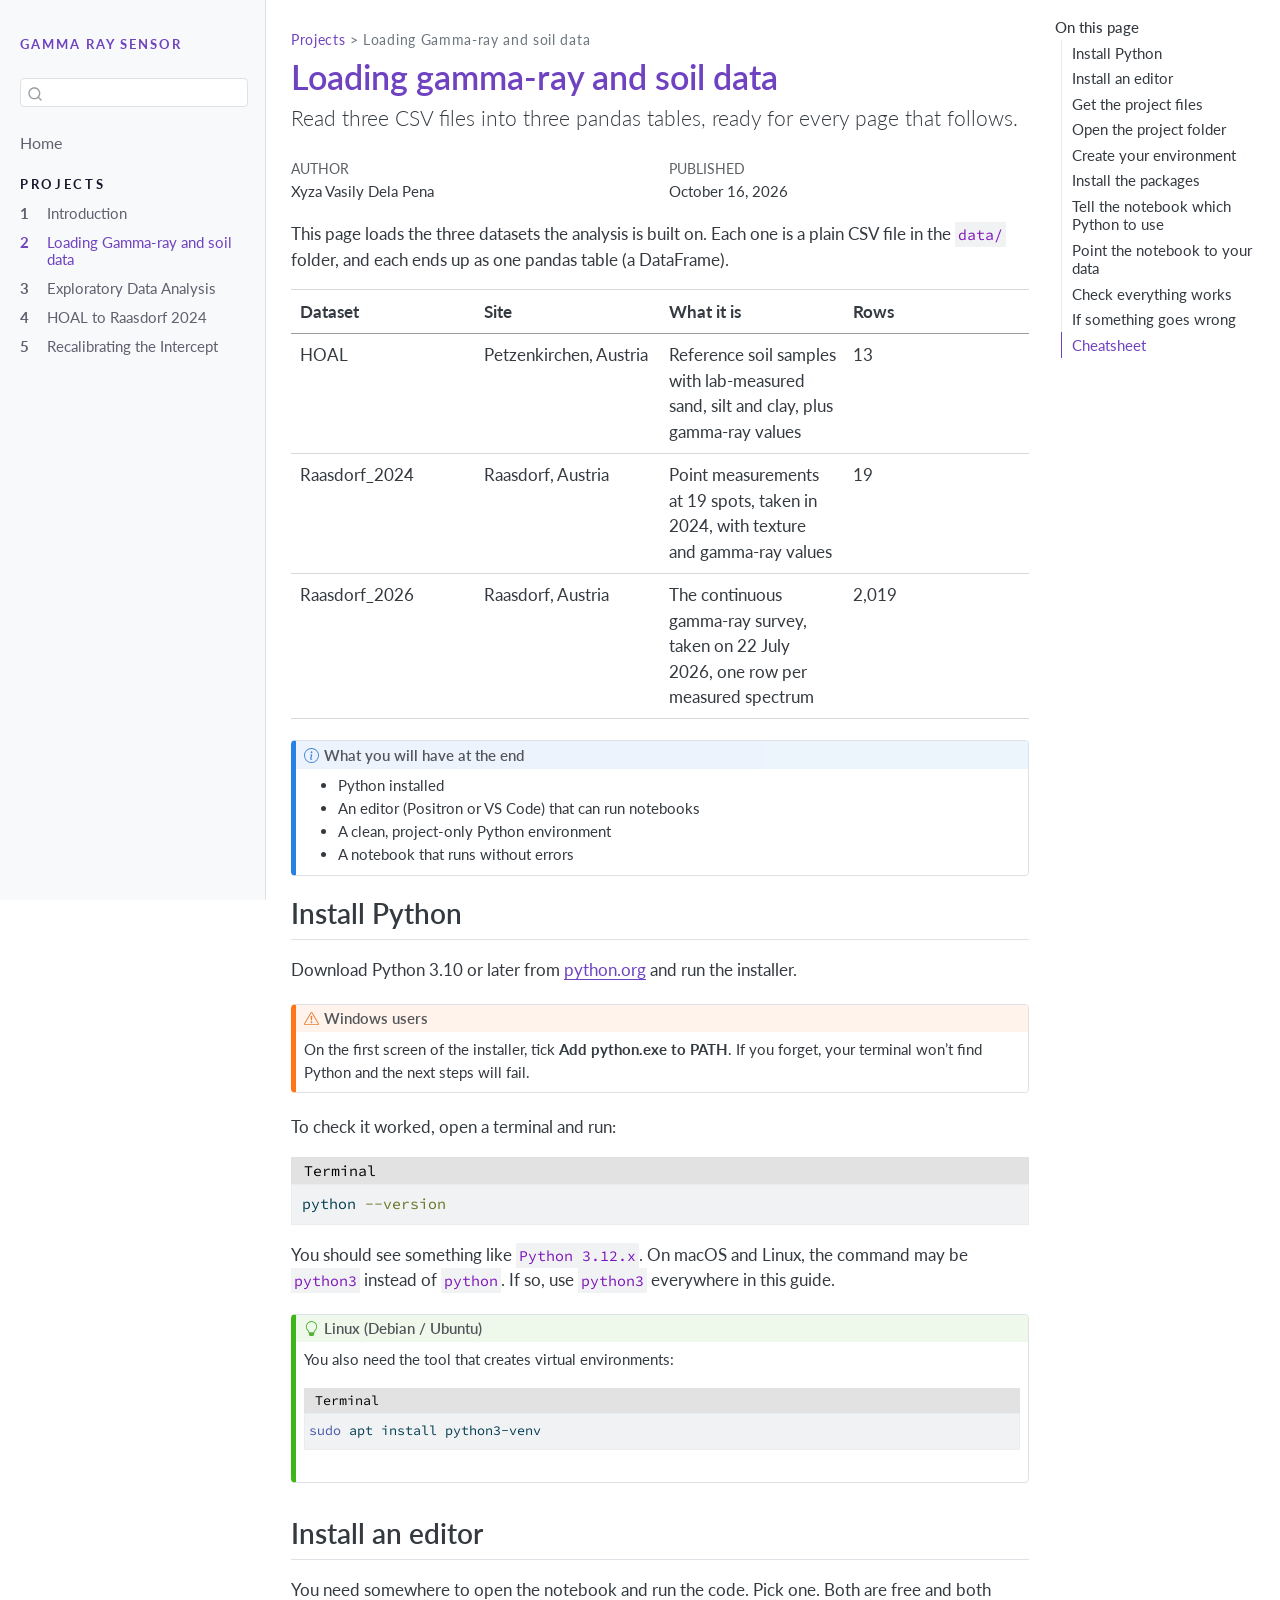
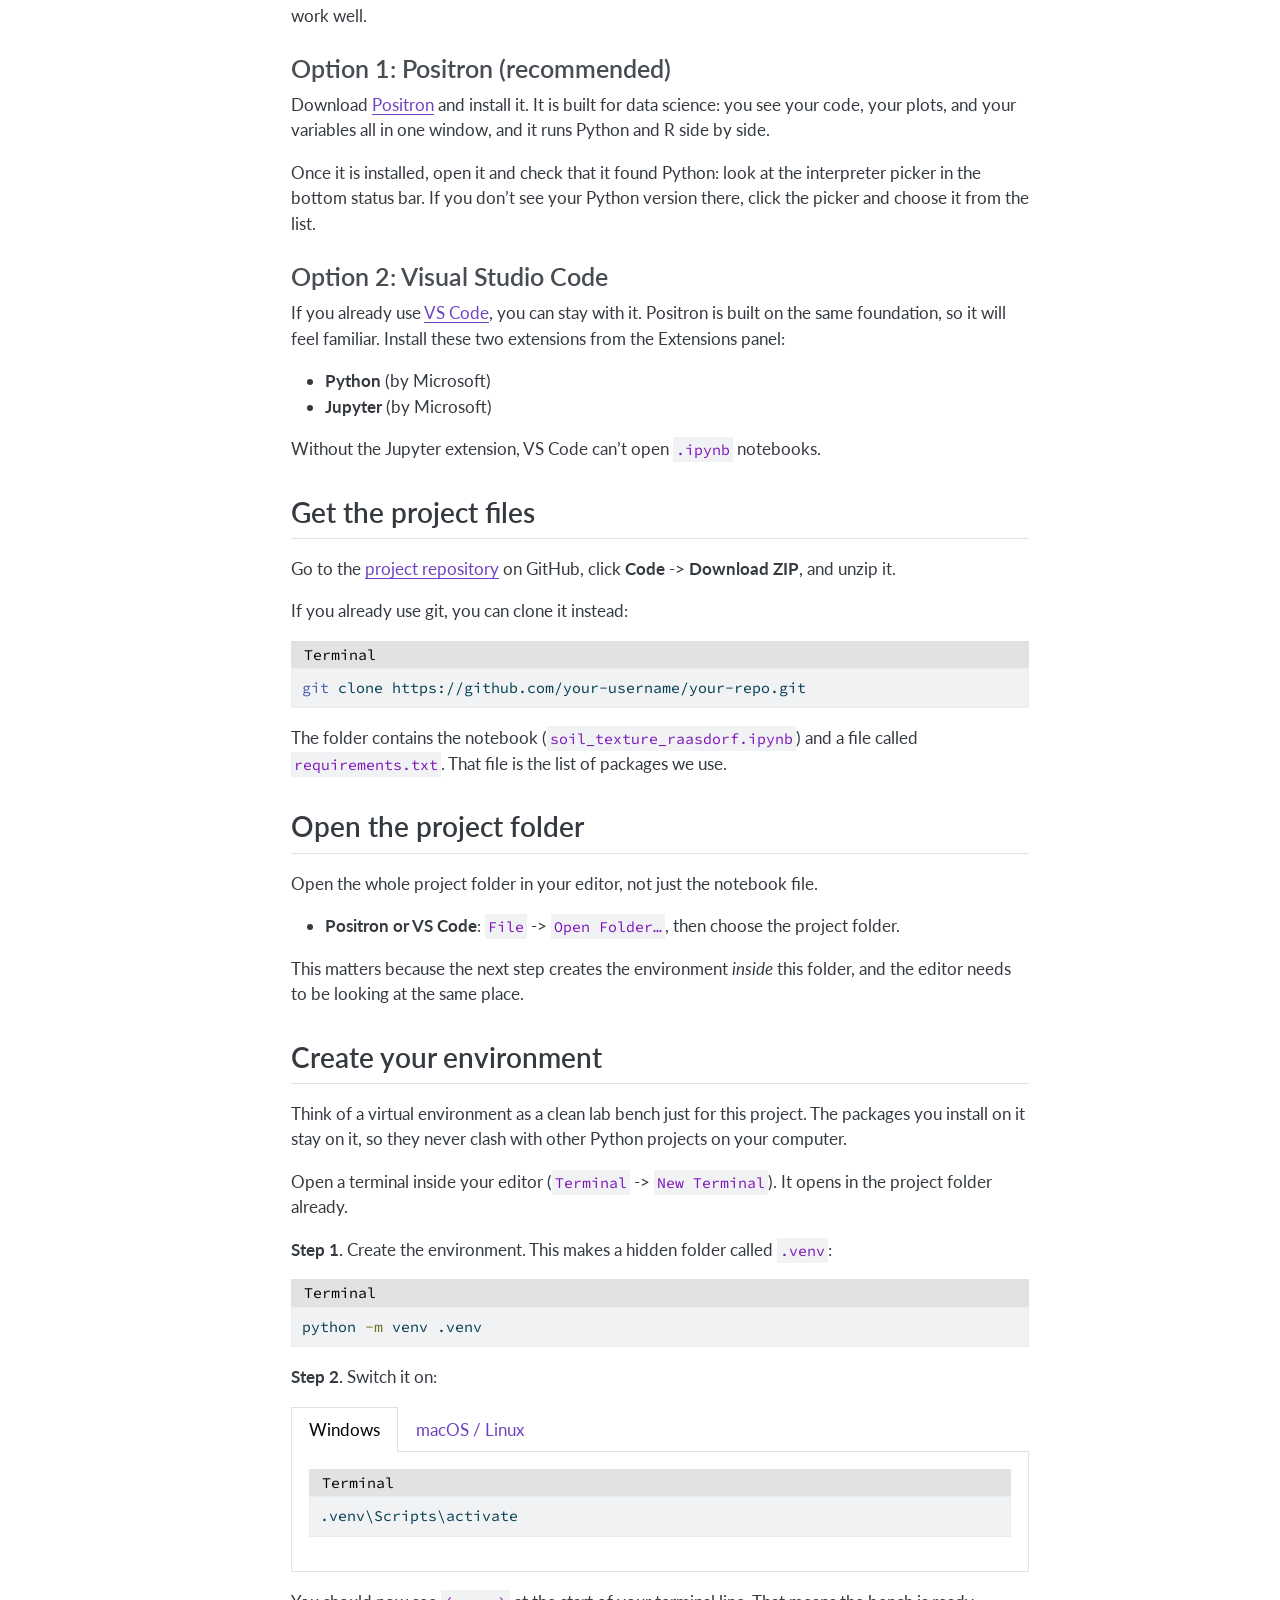
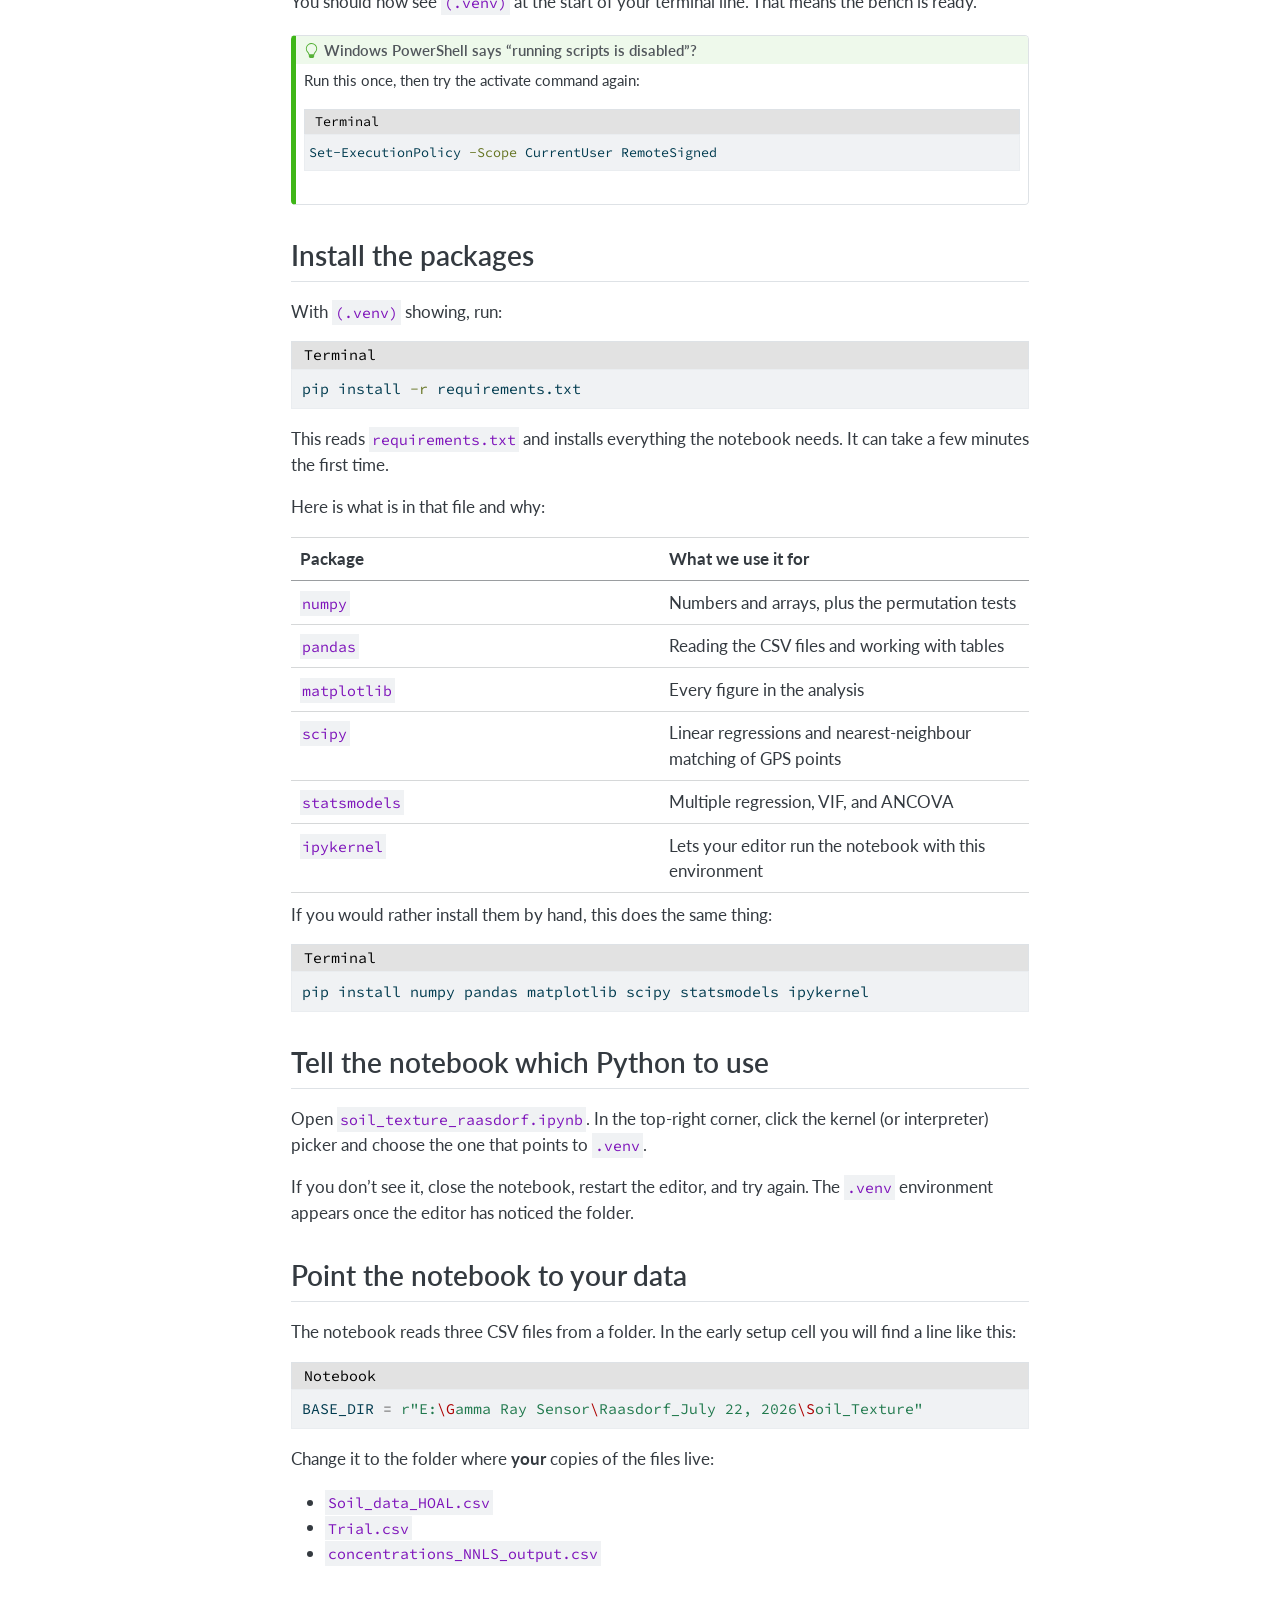
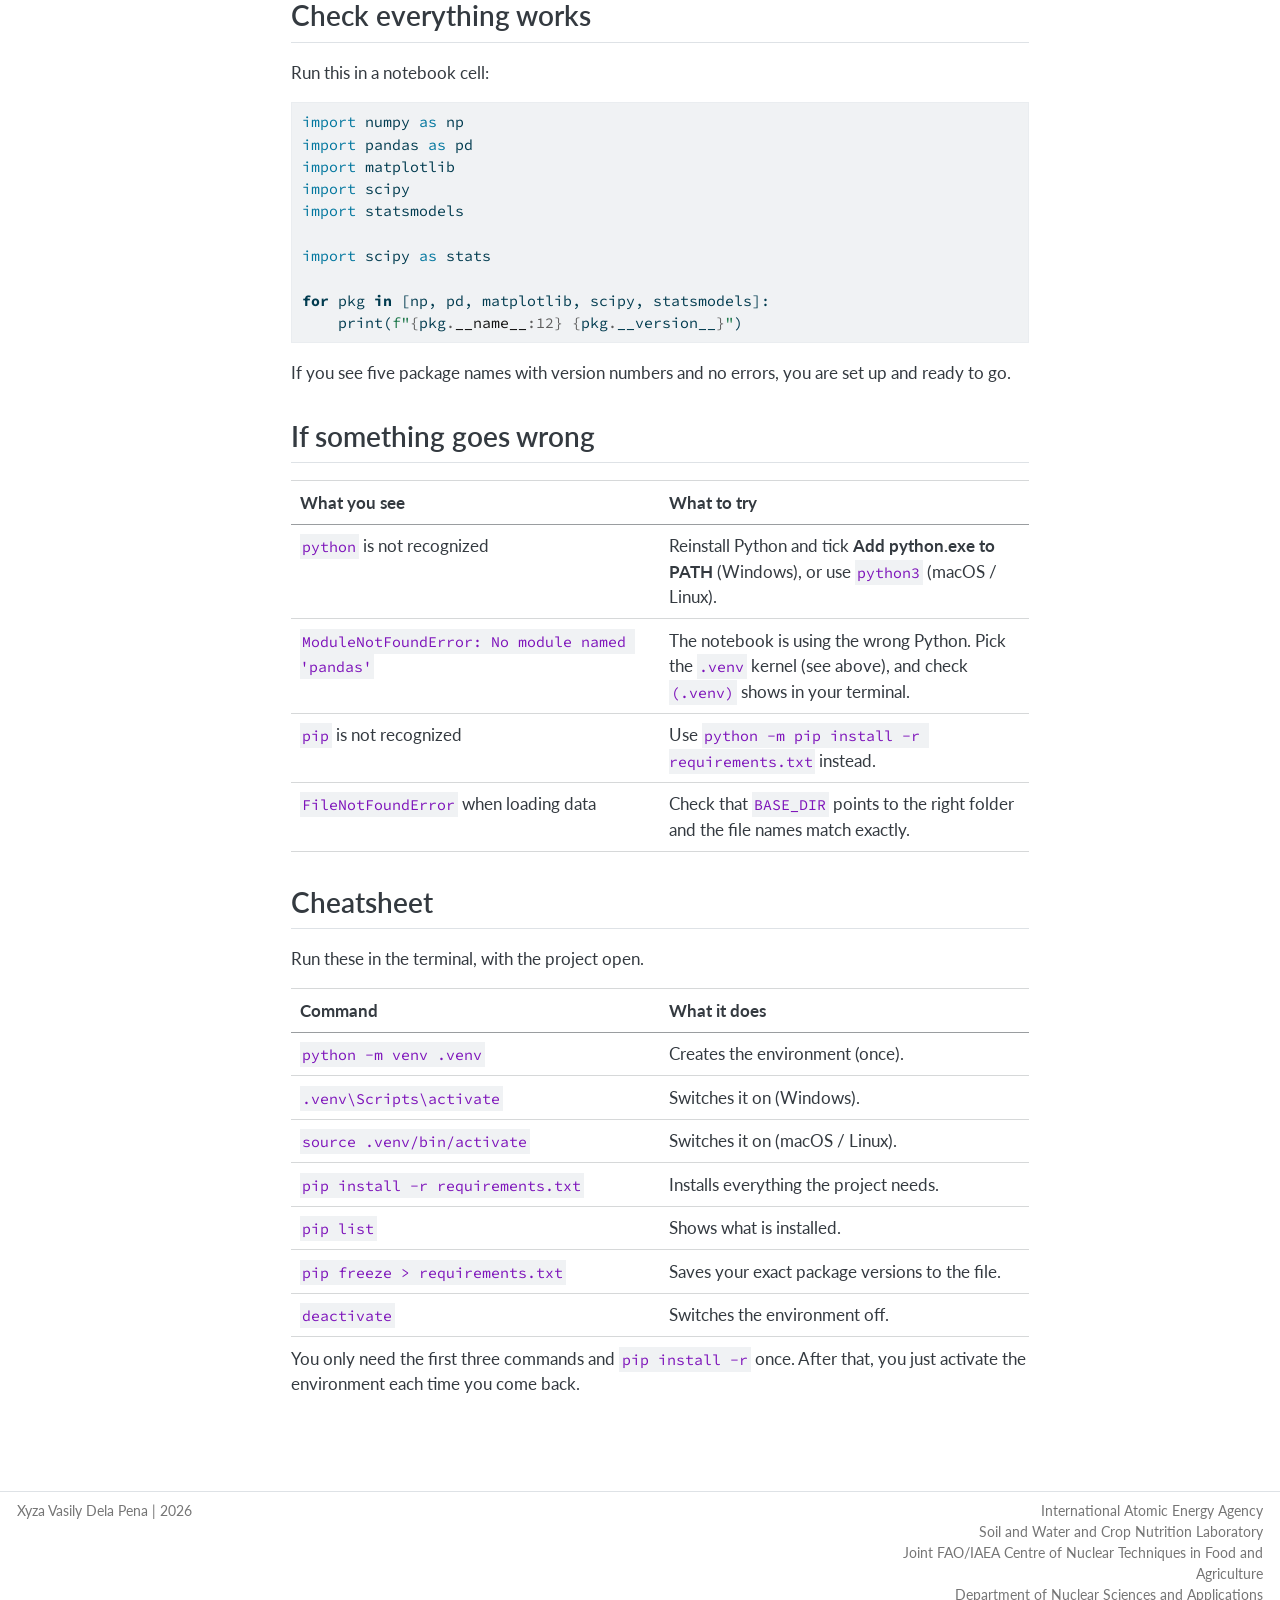
<file: 1-Loading-gamma-ray-and-soil-data.html>
<!DOCTYPE html>
<html xmlns="http://www.w3.org/1999/xhtml" lang="en" xml:lang="en"><head>

<meta charset="utf-8">
<meta name="generator" content="quarto-1.10.18">

<meta name="viewport" content="width=device-width, initial-scale=1.0, user-scalable=yes">

<meta name="author" content="Xyza Vasily Dela Pena">
<meta name="dcterms.date" content="2026-10-16">

<title>Loading gamma-ray and soil data – Gamma ray sensor</title>
<style>
/* Default styles provided by pandoc.
** See https://pandoc.org/MANUAL.html#variables-for-html for config info.
*/
span.smallcaps{font-variant: small-caps;}
div.columns{display: flex; gap: 1.5em;}
div.column{flex: auto;}
@media screen {
div.columns{gap: min(4vw, 1.5em);}
div.column{overflow-x: auto;}
}
div.hanging-indent{margin-left: 1.5em; text-indent: -1.5em;}
ul.task-list{list-style: none;}
ul.task-list li input[type="checkbox"] {
  width: 0.8em;
  margin: 0 0.8em 0.2em -1em; /* quarto-specific, see https://github.com/quarto-dev/quarto-cli/issues/4556 */ 
  vertical-align: middle;
}
/* CSS for syntax highlighting */
html { -webkit-text-size-adjust: 100%; }
pre > code.sourceCode { white-space: pre; position: relative; }
pre > code.sourceCode > span { display: inline-block; line-height: 1.25; }
pre > code.sourceCode > span:empty { height: 1.2em; }
.sourceCode { overflow: visible; }
code.sourceCode > span { color: inherit; text-decoration: inherit; }
div.sourceCode { margin: 1em 0; }
pre.sourceCode { margin: 0; }
@media screen {
div.sourceCode { overflow: auto; }
}
@media print {
pre > code.sourceCode { white-space: pre-wrap; }
pre > code.sourceCode > span { text-indent: -5em; padding-left: 5em; }
}
pre.numberSource code
  { counter-reset: source-line 0; }
pre.numberSource code > span
  { position: relative; left: -4em; counter-increment: source-line; }
pre.numberSource code > span > a:first-child::before
  { content: counter(source-line);
    position: relative; left: -1em; text-align: right; vertical-align: baseline;
    border: none; display: inline-block;
    -webkit-touch-callout: none; -webkit-user-select: none;
    -khtml-user-select: none; -moz-user-select: none;
    -ms-user-select: none; user-select: none;
    padding: 0 4px; width: 4em;
  }
pre.numberSource { margin-left: 3em;  padding-left: 4px; }
div.sourceCode
  {   }
@media screen {
pre > code.sourceCode > span > a:first-child::before { text-decoration: underline; }
}
</style>


<script src="site_libs/quarto-nav/quarto-nav.js"></script>
<script src="site_libs/quarto-nav/headroom.min.js"></script>
<script src="site_libs/clipboard/clipboard.min.js"></script>
<script src="site_libs/quarto-search/autocomplete.umd.js"></script>
<script src="site_libs/quarto-search/fuse.min.js"></script>
<script src="site_libs/quarto-search/quarto-search.js"></script>
<meta name="quarto:offset" content="./">
<script src="site_libs/quarto-html/quarto.js" type="module"></script>
<script src="site_libs/quarto-html/tabsets/tabsets.js" type="module"></script>
<script src="site_libs/quarto-html/popper.min.js"></script>
<script src="site_libs/quarto-html/tippy.umd.min.js"></script>
<script src="site_libs/quarto-html/anchor.min.js"></script>
<link href="site_libs/quarto-html/tippy.css" rel="stylesheet">
<link href="site_libs/quarto-html/quarto-syntax-highlighting-712a858a7335f8c7f74f41a4769ee845.css" rel="stylesheet" id="quarto-text-highlighting-styles">
<script src="site_libs/bootstrap/bootstrap.min.js"></script>
<link href="site_libs/bootstrap/bootstrap-icons.css" rel="stylesheet">
<link href="site_libs/bootstrap/bootstrap-6af84be1552a2ad7f5f09363ced2a707.min.css" rel="stylesheet" append-hash="true" id="quarto-bootstrap" data-mode="light">
<script id="quarto-search-options" type="application/json">{
  "location": "sidebar",
  "copy-button": false,
  "collapse-after": 3,
  "panel-placement": "start",
  "type": "textbox",
  "limit": 50,
  "keyboard-shortcut": [
    "f",
    "/",
    "s"
  ],
  "show-item-context": false,
  "language": {
    "search-no-results-text": "No results",
    "search-matching-documents-text": "matching documents",
    "search-copy-link-title": "Copy link to search",
    "search-hide-matches-text": "Hide additional matches",
    "search-more-match-text": "more match in this document",
    "search-more-matches-text": "more matches in this document",
    "search-clear-button-title": "Clear",
    "search-text-placeholder": "",
    "search-detached-cancel-button-title": "Cancel",
    "search-submit-button-title": "Submit",
    "search-label": "Search"
  }
}</script>
<link rel="preconnect" href="https://fonts.googleapis.com">
<link rel="preconnect" href="https://fonts.gstatic.com" crossorigin="">
<link href="https://fonts.googleapis.com/css2?family=Lato:ital,wght@0,300;0,400;0,700;0,900;1,400&amp;family=Source+Code+Pro&amp;display=swap" rel="stylesheet">


</head>

<body class="nav-sidebar docked quarto-light">

<div id="quarto-search-results"></div>
  <header id="quarto-header" class="headroom fixed-top">
  <nav class="quarto-secondary-nav">
    <div class="container-fluid d-flex">
      <button type="button" class="quarto-btn-toggle btn" data-bs-toggle="collapse" role="button" data-bs-target=".quarto-sidebar-collapse-item" aria-controls="quarto-sidebar" aria-expanded="false" aria-label="Toggle sidebar navigation" onclick="if (window.quartoToggleHeadroom) { window.quartoToggleHeadroom(); }">
        <i class="bi bi-layout-text-sidebar-reverse"></i>
      </button>
        <nav class="quarto-page-breadcrumbs" aria-label="breadcrumb"><ol class="breadcrumb"><li class="breadcrumb-item"><a href="./0-introduction.html">Projects</a></li><li class="breadcrumb-item"><a href="./1-Loading-gamma-ray-and-soil-data.html">Loading Gamma-ray and soil data</a></li></ol></nav>
        <a class="flex-grow-1" role="navigation" data-bs-toggle="collapse" data-bs-target=".quarto-sidebar-collapse-item" aria-controls="quarto-sidebar" aria-expanded="false" aria-label="Toggle sidebar navigation" onclick="if (window.quartoToggleHeadroom) { window.quartoToggleHeadroom(); }">      
        </a>
      <button type="button" class="btn quarto-search-button" aria-label="Search" onclick="window.quartoOpenSearch();">
        <i class="bi bi-search"></i>
      </button>
    </div>
  </nav>
</header>
<!-- content -->
<div id="quarto-content" class="quarto-container page-columns page-rows-contents page-layout-article">
<!-- sidebar -->
  <nav id="quarto-sidebar" class="sidebar collapse collapse-horizontal quarto-sidebar-collapse-item sidebar-navigation docked overflow-auto">
    <div class="pt-lg-2 mt-2 text-left sidebar-header">
    <div class="sidebar-title mb-0 py-0">
      <a href="./">GAMMA RAY SENSOR</a> 
    </div>
      </div>
        <div class="mt-2 flex-shrink-0 align-items-center">
        <div class="sidebar-search">
        <div id="quarto-search" class="" title="Search"></div>
        </div>
        </div>
    <div class="sidebar-menu-container"> 
    <ul class="list-unstyled mt-1">
        <li class="sidebar-item">
  <div class="sidebar-item-container"> 
  <a href="./index.html" class="sidebar-item-text sidebar-link">
 <span class="menu-text">Home</span></a>
  </div>
</li>
        <li class="sidebar-item sidebar-item-section">
      <div class="sidebar-item-container"> 
            <a class="sidebar-item-text sidebar-link text-start" data-bs-toggle="collapse" data-bs-target="#quarto-sidebar-section-1" role="navigation" aria-expanded="true">
 <span class="menu-text">Projects</span></a>
          <a class="sidebar-item-toggle text-start" data-bs-toggle="collapse" data-bs-target="#quarto-sidebar-section-1" role="navigation" aria-expanded="true" aria-label="Toggle section">
            <i class="bi bi-chevron-right ms-2"></i>
          </a> 
      </div>
      <ul id="quarto-sidebar-section-1" class="collapse list-unstyled sidebar-section depth1 show">  
          <li class="sidebar-item">
  <div class="sidebar-item-container"> 
  <a href="./0-introduction.html" class="sidebar-item-text sidebar-link">
 <span class="menu-text">Introduction</span></a>
  </div>
</li>
          <li class="sidebar-item">
  <div class="sidebar-item-container"> 
  <a href="./1-Loading-gamma-ray-and-soil-data.html" class="sidebar-item-text sidebar-link active">
 <span class="menu-text">Loading Gamma-ray and soil data</span></a>
  </div>
</li>
          <li class="sidebar-item">
  <div class="sidebar-item-container"> 
  <a href="./2-Exploratory-data-analysis.html" class="sidebar-item-text sidebar-link">
 <span class="menu-text">Exploratory Data Analysis</span></a>
  </div>
</li>
          <li class="sidebar-item">
  <div class="sidebar-item-container"> 
  <a href="./3-HOAL-to-raasdorf-2024.html" class="sidebar-item-text sidebar-link">
 <span class="menu-text">HOAL to Raasdorf 2024</span></a>
  </div>
</li>
          <li class="sidebar-item">
  <div class="sidebar-item-container"> 
  <a href="./3b-recalibrating-the-intercept.html" class="sidebar-item-text sidebar-link">
 <span class="menu-text">Recalibrating the Intercept</span></a>
  </div>
</li>
      </ul>
  </li>
    </ul>
    </div>
</nav>
<div id="quarto-sidebar-glass" class="quarto-sidebar-collapse-item" data-bs-toggle="collapse" data-bs-target=".quarto-sidebar-collapse-item"></div>
<!-- margin-sidebar -->
    <div id="quarto-margin-sidebar" class="sidebar margin-sidebar">
        <nav id="TOC" role="doc-toc" class="toc-active">
    <h2 id="toc-title">On this page</h2>
   
  <ul>
  <li><a href="#install-python" id="toc-install-python" class="nav-link active" data-scroll-target="#install-python">Install Python</a></li>
  <li><a href="#install-an-editor" id="toc-install-an-editor" class="nav-link" data-scroll-target="#install-an-editor">Install an editor</a>
  <ul class="collapse">
  <li><a href="#option-1-positron-recommended" id="toc-option-1-positron-recommended" class="nav-link" data-scroll-target="#option-1-positron-recommended">Option 1: Positron (recommended)</a></li>
  <li><a href="#option-2-visual-studio-code" id="toc-option-2-visual-studio-code" class="nav-link" data-scroll-target="#option-2-visual-studio-code">Option 2: Visual Studio Code</a></li>
  </ul></li>
  <li><a href="#get-the-project-files" id="toc-get-the-project-files" class="nav-link" data-scroll-target="#get-the-project-files">Get the project files</a></li>
  <li><a href="#open-the-project-folder" id="toc-open-the-project-folder" class="nav-link" data-scroll-target="#open-the-project-folder">Open the project folder</a></li>
  <li><a href="#create-your-environment" id="toc-create-your-environment" class="nav-link" data-scroll-target="#create-your-environment">Create your environment</a></li>
  <li><a href="#install-the-packages" id="toc-install-the-packages" class="nav-link" data-scroll-target="#install-the-packages">Install the packages</a></li>
  <li><a href="#tell-the-notebook-which-python-to-use" id="toc-tell-the-notebook-which-python-to-use" class="nav-link" data-scroll-target="#tell-the-notebook-which-python-to-use">Tell the notebook which Python to use</a></li>
  <li><a href="#point-the-notebook-to-your-data" id="toc-point-the-notebook-to-your-data" class="nav-link" data-scroll-target="#point-the-notebook-to-your-data">Point the notebook to your data</a></li>
  <li><a href="#check-everything-works" id="toc-check-everything-works" class="nav-link" data-scroll-target="#check-everything-works">Check everything works</a></li>
  <li><a href="#if-something-goes-wrong" id="toc-if-something-goes-wrong" class="nav-link" data-scroll-target="#if-something-goes-wrong">If something goes wrong</a></li>
  <li><a href="#cheatsheet" id="toc-cheatsheet" class="nav-link" data-scroll-target="#cheatsheet">Cheatsheet</a></li>
  </ul>
</nav>
    </div>
<!-- main -->
<main class="content" id="quarto-document-content">

<header id="title-block-header" class="quarto-title-block default"><nav class="quarto-page-breadcrumbs quarto-title-breadcrumbs d-none d-lg-block" aria-label="breadcrumb"><ol class="breadcrumb"><li class="breadcrumb-item"><a href="./0-introduction.html">Projects</a></li><li class="breadcrumb-item"><a href="./1-Loading-gamma-ray-and-soil-data.html">Loading Gamma-ray and soil data</a></li></ol></nav>
<div class="quarto-title">
<h1 class="title">Loading gamma-ray and soil data</h1>
<p class="subtitle lead">Read three CSV files into three pandas tables, ready for every page that follows.</p>
</div>



<div class="quarto-title-meta">

    <div>
    <div class="quarto-title-meta-heading">Author</div>
    <div class="quarto-title-meta-contents">
             <p>Xyza Vasily Dela Pena </p>
          </div>
  </div>
    
    <div>
    <div class="quarto-title-meta-heading">Published</div>
    <div class="quarto-title-meta-contents">
      <p class="date">October 16, 2026</p>
    </div>
  </div>
  
    
  </div>
  


</header>


<p>This page loads the three datasets the analysis is built on. Each one is a plain CSV file in the <code>data/</code> folder, and each ends up as one pandas table (a DataFrame).</p>
<table class="caption-top table">
<colgroup>
<col style="width: 25%">
<col style="width: 25%">
<col style="width: 25%">
<col style="width: 25%">
</colgroup>
<thead>
<tr class="header">
<th>Dataset</th>
<th>Site</th>
<th>What it is</th>
<th>Rows</th>
</tr>
</thead>
<tbody>
<tr class="odd">
<td>HOAL</td>
<td>Petzenkirchen, Austria</td>
<td>Reference soil samples with lab-measured sand, silt and clay, plus gamma-ray values</td>
<td>13</td>
</tr>
<tr class="even">
<td>Raasdorf_2024</td>
<td>Raasdorf, Austria</td>
<td>Point measurements at 19 spots, taken in 2024, with texture and gamma-ray values</td>
<td>19</td>
</tr>
<tr class="odd">
<td>Raasdorf_2026</td>
<td>Raasdorf, Austria</td>
<td>The continuous gamma-ray survey, taken on 22 July 2026, one row per measured spectrum</td>
<td>2,019</td>
</tr>
</tbody>
</table>
<div class="callout callout-style-default callout-note callout-titled">
<div class="callout-header d-flex align-content-center">
<div class="callout-icon-container">
<i class="callout-icon"></i>
</div>
<div class="callout-title-container flex-fill">
<span class="screen-reader-only">Note</span>What you will have at the end
</div>
</div>
<div class="callout-body-container callout-body">
<ul>
<li>Python installed</li>
<li>An editor (Positron or VS Code) that can run notebooks</li>
<li>A clean, project-only Python environment</li>
<li>A notebook that runs without errors</li>
</ul>
</div>
</div>
<section id="install-python" class="level2">
<h2 class="anchored" data-anchor-id="install-python">Install Python</h2>
<p>Download Python 3.10 or later from <a href="https://www.python.org/downloads/">python.org</a> and run the installer.</p>
<div class="callout callout-style-default callout-warning callout-titled">
<div class="callout-header d-flex align-content-center">
<div class="callout-icon-container">
<i class="callout-icon"></i>
</div>
<div class="callout-title-container flex-fill">
<span class="screen-reader-only">Warning</span>Windows users
</div>
</div>
<div class="callout-body-container callout-body">
<p>On the first screen of the installer, tick <strong>Add python.exe to PATH</strong>. If you forget, your terminal won’t find Python and the next steps will fail.</p>
</div>
</div>
<p>To check it worked, open a terminal and run:</p>
<div class="code-with-filename">
<div class="code-with-filename-file">
<pre><strong>Terminal</strong></pre>
</div>
<div class="code-copy-outer-scaffold"><div class="sourceCode" id="cb1" data-filename="Terminal"><pre class="sourceCode bash code-with-copy"><code class="sourceCode bash"><span id="cb1-1"><a href="#cb1-1" aria-hidden="true" tabindex="-1"></a><span class="ex">python</span> <span class="at">--version</span></span></code></pre></div><button title="Copy to Clipboard" class="code-copy-button"><i class="bi"></i></button></div>
</div>
<p>You should see something like <code>Python 3.12.x</code>. On macOS and Linux, the command may be <code>python3</code> instead of <code>python</code>. If so, use <code>python3</code> everywhere in this guide.</p>
<div class="callout callout-style-default callout-tip callout-titled">
<div class="callout-header d-flex align-content-center">
<div class="callout-icon-container">
<i class="callout-icon"></i>
</div>
<div class="callout-title-container flex-fill">
<span class="screen-reader-only">Tip</span>Linux (Debian / Ubuntu)
</div>
</div>
<div class="callout-body-container callout-body">
<p>You also need the tool that creates virtual environments:</p>
<div class="code-with-filename">
<div class="code-with-filename-file">
<pre><strong>Terminal</strong></pre>
</div>
<div class="code-copy-outer-scaffold"><div class="sourceCode" id="cb2" data-filename="Terminal"><pre class="sourceCode bash code-with-copy"><code class="sourceCode bash"><span id="cb2-1"><a href="#cb2-1" aria-hidden="true" tabindex="-1"></a><span class="fu">sudo</span> apt install python3-venv</span></code></pre></div><button title="Copy to Clipboard" class="code-copy-button"><i class="bi"></i></button></div>
</div>
</div>
</div>
</section>
<section id="install-an-editor" class="level2">
<h2 class="anchored" data-anchor-id="install-an-editor">Install an editor</h2>
<p>You need somewhere to open the notebook and run the code. Pick one. Both are free and both work well.</p>
<section id="option-1-positron-recommended" class="level3">
<h3 class="anchored" data-anchor-id="option-1-positron-recommended">Option 1: Positron (recommended)</h3>
<p>Download <a href="https://positron.posit.co">Positron</a> and install it. It is built for data science: you see your code, your plots, and your variables all in one window, and it runs Python and R side by side.</p>
<p>Once it is installed, open it and check that it found Python: look at the interpreter picker in the bottom status bar. If you don’t see your Python version there, click the picker and choose it from the list.</p>
</section>
<section id="option-2-visual-studio-code" class="level3">
<h3 class="anchored" data-anchor-id="option-2-visual-studio-code">Option 2: Visual Studio Code</h3>
<p>If you already use <a href="https://code.visualstudio.com">VS Code</a>, you can stay with it. Positron is built on the same foundation, so it will feel familiar. Install these two extensions from the Extensions panel:</p>
<ul>
<li><strong>Python</strong> (by Microsoft)</li>
<li><strong>Jupyter</strong> (by Microsoft)</li>
</ul>
<p>Without the Jupyter extension, VS Code can’t open <code>.ipynb</code> notebooks.</p>
</section>
</section>
<section id="get-the-project-files" class="level2">
<h2 class="anchored" data-anchor-id="get-the-project-files">Get the project files</h2>
<p>Go to the <a href="https://github.com/your-username/your-repo">project repository</a> on GitHub, click <strong>Code</strong> -&gt; <strong>Download ZIP</strong>, and unzip it.</p>
<p>If you already use git, you can clone it instead:</p>
<div class="code-with-filename">
<div class="code-with-filename-file">
<pre><strong>Terminal</strong></pre>
</div>
<div class="code-copy-outer-scaffold"><div class="sourceCode" id="cb3" data-filename="Terminal"><pre class="sourceCode bash code-with-copy"><code class="sourceCode bash"><span id="cb3-1"><a href="#cb3-1" aria-hidden="true" tabindex="-1"></a><span class="fu">git</span> clone https://github.com/your-username/your-repo.git</span></code></pre></div><button title="Copy to Clipboard" class="code-copy-button"><i class="bi"></i></button></div>
</div>
<p>The folder contains the notebook (<code>soil_texture_raasdorf.ipynb</code>) and a file called <code>requirements.txt</code>. That file is the list of packages we use.</p>
</section>
<section id="open-the-project-folder" class="level2">
<h2 class="anchored" data-anchor-id="open-the-project-folder">Open the project folder</h2>
<p>Open the whole project folder in your editor, not just the notebook file.</p>
<ul>
<li><strong>Positron or VS Code</strong>: <code>File</code> -&gt; <code>Open Folder…</code>, then choose the project folder.</li>
</ul>
<p>This matters because the next step creates the environment <em>inside</em> this folder, and the editor needs to be looking at the same place.</p>
</section>
<section id="create-your-environment" class="level2">
<h2 class="anchored" data-anchor-id="create-your-environment">Create your environment</h2>
<p>Think of a virtual environment as a clean lab bench just for this project. The packages you install on it stay on it, so they never clash with other Python projects on your computer.</p>
<p>Open a terminal inside your editor (<code>Terminal</code> -&gt; <code>New Terminal</code>). It opens in the project folder already.</p>
<p><strong>Step 1.</strong> Create the environment. This makes a hidden folder called <code>.venv</code>:</p>
<div class="code-with-filename">
<div class="code-with-filename-file">
<pre><strong>Terminal</strong></pre>
</div>
<div class="code-copy-outer-scaffold"><div class="sourceCode" id="cb4" data-filename="Terminal"><pre class="sourceCode bash code-with-copy"><code class="sourceCode bash"><span id="cb4-1"><a href="#cb4-1" aria-hidden="true" tabindex="-1"></a><span class="ex">python</span> <span class="at">-m</span> venv .venv</span></code></pre></div><button title="Copy to Clipboard" class="code-copy-button"><i class="bi"></i></button></div>
</div>
<p><strong>Step 2.</strong> Switch it on:</p>
<div class="tabset-margin-container"></div><div class="panel-tabset">
<ul class="nav nav-tabs" role="tablist"><li class="nav-item" role="presentation"><a class="nav-link active" id="tabset-1-1-tab" data-bs-toggle="tab" data-bs-target="#tabset-1-1" role="tab" aria-controls="tabset-1-1" aria-selected="true" href="">Windows</a></li><li class="nav-item" role="presentation"><a class="nav-link" id="tabset-1-2-tab" data-bs-toggle="tab" data-bs-target="#tabset-1-2" role="tab" aria-controls="tabset-1-2" aria-selected="false" href="">macOS / Linux</a></li></ul>
<div class="tab-content">
<div id="tabset-1-1" class="tab-pane active" role="tabpanel" aria-labelledby="tabset-1-1-tab">
<div class="code-with-filename">
<div class="code-with-filename-file">
<pre><strong>Terminal</strong></pre>
</div>
<div class="code-copy-outer-scaffold"><div class="sourceCode" id="cb5" data-filename="Terminal"><pre class="sourceCode bash code-with-copy"><code class="sourceCode bash"><span id="cb5-1"><a href="#cb5-1" aria-hidden="true" tabindex="-1"></a><span class="ex">.venv\Scripts\activate</span></span></code></pre></div><button title="Copy to Clipboard" class="code-copy-button"><i class="bi"></i></button></div>
</div>
</div>
<div id="tabset-1-2" class="tab-pane" role="tabpanel" aria-labelledby="tabset-1-2-tab">
<div class="code-with-filename">
<div class="code-with-filename-file">
<pre><strong>Terminal</strong></pre>
</div>
<div class="code-copy-outer-scaffold"><div class="sourceCode" id="cb6" data-filename="Terminal"><pre class="sourceCode bash code-with-copy"><code class="sourceCode bash"><span id="cb6-1"><a href="#cb6-1" aria-hidden="true" tabindex="-1"></a><span class="bu">source</span> .venv/bin/activate</span></code></pre></div><button title="Copy to Clipboard" class="code-copy-button"><i class="bi"></i></button></div>
</div>
</div>
</div>
</div>
<p>You should now see <code>(.venv)</code> at the start of your terminal line. That means the bench is ready.</p>
<div class="callout callout-style-default callout-tip callout-titled">
<div class="callout-header d-flex align-content-center">
<div class="callout-icon-container">
<i class="callout-icon"></i>
</div>
<div class="callout-title-container flex-fill">
<span class="screen-reader-only">Tip</span>Windows PowerShell says “running scripts is disabled”?
</div>
</div>
<div class="callout-body-container callout-body">
<p>Run this once, then try the activate command again:</p>
<div class="code-with-filename">
<div class="code-with-filename-file">
<pre><strong>Terminal</strong></pre>
</div>
<div class="code-copy-outer-scaffold"><div class="sourceCode" id="cb7" data-filename="Terminal"><pre class="sourceCode bash code-with-copy"><code class="sourceCode bash"><span id="cb7-1"><a href="#cb7-1" aria-hidden="true" tabindex="-1"></a><span class="ex">Set-ExecutionPolicy</span> <span class="at">-Scope</span> CurrentUser RemoteSigned</span></code></pre></div><button title="Copy to Clipboard" class="code-copy-button"><i class="bi"></i></button></div>
</div>
</div>
</div>
</section>
<section id="install-the-packages" class="level2">
<h2 class="anchored" data-anchor-id="install-the-packages">Install the packages</h2>
<p>With <code>(.venv)</code> showing, run:</p>
<div class="code-with-filename">
<div class="code-with-filename-file">
<pre><strong>Terminal</strong></pre>
</div>
<div class="code-copy-outer-scaffold"><div class="sourceCode" id="cb8" data-filename="Terminal"><pre class="sourceCode bash code-with-copy"><code class="sourceCode bash"><span id="cb8-1"><a href="#cb8-1" aria-hidden="true" tabindex="-1"></a><span class="ex">pip</span> install <span class="at">-r</span> requirements.txt</span></code></pre></div><button title="Copy to Clipboard" class="code-copy-button"><i class="bi"></i></button></div>
</div>
<p>This reads <code>requirements.txt</code> and installs everything the notebook needs. It can take a few minutes the first time.</p>
<p>Here is what is in that file and why:</p>
<table class="caption-top table">
<colgroup>
<col style="width: 50%">
<col style="width: 50%">
</colgroup>
<thead>
<tr class="header">
<th>Package</th>
<th>What we use it for</th>
</tr>
</thead>
<tbody>
<tr class="odd">
<td><code>numpy</code></td>
<td>Numbers and arrays, plus the permutation tests</td>
</tr>
<tr class="even">
<td><code>pandas</code></td>
<td>Reading the CSV files and working with tables</td>
</tr>
<tr class="odd">
<td><code>matplotlib</code></td>
<td>Every figure in the analysis</td>
</tr>
<tr class="even">
<td><code>scipy</code></td>
<td>Linear regressions and nearest-neighbour matching of GPS points</td>
</tr>
<tr class="odd">
<td><code>statsmodels</code></td>
<td>Multiple regression, VIF, and ANCOVA</td>
</tr>
<tr class="even">
<td><code>ipykernel</code></td>
<td>Lets your editor run the notebook with this environment</td>
</tr>
</tbody>
</table>
<p>If you would rather install them by hand, this does the same thing:</p>
<div class="code-with-filename">
<div class="code-with-filename-file">
<pre><strong>Terminal</strong></pre>
</div>
<div class="code-copy-outer-scaffold"><div class="sourceCode" id="cb9" data-filename="Terminal"><pre class="sourceCode bash code-with-copy"><code class="sourceCode bash"><span id="cb9-1"><a href="#cb9-1" aria-hidden="true" tabindex="-1"></a><span class="ex">pip</span> install numpy pandas matplotlib scipy statsmodels ipykernel</span></code></pre></div><button title="Copy to Clipboard" class="code-copy-button"><i class="bi"></i></button></div>
</div>
</section>
<section id="tell-the-notebook-which-python-to-use" class="level2">
<h2 class="anchored" data-anchor-id="tell-the-notebook-which-python-to-use">Tell the notebook which Python to use</h2>
<p>Open <code>soil_texture_raasdorf.ipynb</code>. In the top-right corner, click the kernel (or interpreter) picker and choose the one that points to <code>.venv</code>.</p>
<p>If you don’t see it, close the notebook, restart the editor, and try again. The <code>.venv</code> environment appears once the editor has noticed the folder.</p>
</section>
<section id="point-the-notebook-to-your-data" class="level2">
<h2 class="anchored" data-anchor-id="point-the-notebook-to-your-data">Point the notebook to your data</h2>
<p>The notebook reads three CSV files from a folder. In the early setup cell you will find a line like this:</p>
<div class="code-with-filename">
<div class="code-with-filename-file">
<pre><strong>Notebook</strong></pre>
</div>
<div class="code-copy-outer-scaffold"><div class="sourceCode" id="cb10" data-filename="Notebook"><pre class="sourceCode python code-with-copy"><code class="sourceCode python"><span id="cb10-1"><a href="#cb10-1" aria-hidden="true" tabindex="-1"></a>BASE_DIR <span class="op">=</span> <span class="vs">r"E:</span><span class="dv">\G</span><span class="vs">amma Ray Sensor</span><span class="er">\</span><span class="vs">Raasdorf_July 22, 2026</span><span class="dv">\S</span><span class="vs">oil_Texture"</span></span></code></pre></div><button title="Copy to Clipboard" class="code-copy-button"><i class="bi"></i></button></div>
</div>
<p>Change it to the folder where <strong>your</strong> copies of the files live:</p>
<ul>
<li><code>Soil_data_HOAL.csv</code></li>
<li><code>Trial.csv</code></li>
<li><code>concentrations_NNLS_output.csv</code></li>
</ul>
</section>
<section id="check-everything-works" class="level2">
<h2 class="anchored" data-anchor-id="check-everything-works">Check everything works</h2>
<p>Run this in a notebook cell:</p>
<div id="02c38160" class="cell" data-execution_count="1">
<div class="code-copy-outer-scaffold"><div class="sourceCode cell-code" id="cb11"><pre class="sourceCode python code-with-copy"><code class="sourceCode python"><span id="cb11-1"><a href="#cb11-1" aria-hidden="true" tabindex="-1"></a><span class="im">import</span> numpy <span class="im">as</span> np</span>
<span id="cb11-2"><a href="#cb11-2" aria-hidden="true" tabindex="-1"></a><span class="im">import</span> pandas <span class="im">as</span> pd</span>
<span id="cb11-3"><a href="#cb11-3" aria-hidden="true" tabindex="-1"></a><span class="im">import</span> matplotlib</span>
<span id="cb11-4"><a href="#cb11-4" aria-hidden="true" tabindex="-1"></a><span class="im">import</span> scipy</span>
<span id="cb11-5"><a href="#cb11-5" aria-hidden="true" tabindex="-1"></a><span class="im">import</span> statsmodels</span>
<span id="cb11-6"><a href="#cb11-6" aria-hidden="true" tabindex="-1"></a></span>
<span id="cb11-7"><a href="#cb11-7" aria-hidden="true" tabindex="-1"></a><span class="im">import</span> scipy <span class="im">as</span> stats</span>
<span id="cb11-8"><a href="#cb11-8" aria-hidden="true" tabindex="-1"></a></span>
<span id="cb11-9"><a href="#cb11-9" aria-hidden="true" tabindex="-1"></a><span class="cf">for</span> pkg <span class="kw">in</span> [np, pd, matplotlib, scipy, statsmodels]:</span>
<span id="cb11-10"><a href="#cb11-10" aria-hidden="true" tabindex="-1"></a>    <span class="bu">print</span>(<span class="ss">f"</span><span class="sc">{</span>pkg<span class="sc">.</span><span class="va">__name__</span><span class="sc">:12}</span><span class="ss"> </span><span class="sc">{</span>pkg<span class="sc">.</span>__version__<span class="sc">}</span><span class="ss">"</span>)</span></code></pre></div><button title="Copy to Clipboard" class="code-copy-button"><i class="bi"></i></button></div>
</div>
<p>If you see five package names with version numbers and no errors, you are set up and ready to go.</p>
</section>
<section id="if-something-goes-wrong" class="level2">
<h2 class="anchored" data-anchor-id="if-something-goes-wrong">If something goes wrong</h2>
<table class="caption-top table">
<colgroup>
<col style="width: 50%">
<col style="width: 50%">
</colgroup>
<thead>
<tr class="header">
<th>What you see</th>
<th>What to try</th>
</tr>
</thead>
<tbody>
<tr class="odd">
<td><code>python</code> is not recognized</td>
<td>Reinstall Python and tick <strong>Add python.exe to PATH</strong> (Windows), or use <code>python3</code> (macOS / Linux).</td>
</tr>
<tr class="even">
<td><code>ModuleNotFoundError: No module named 'pandas'</code></td>
<td>The notebook is using the wrong Python. Pick the <code>.venv</code> kernel (see above), and check <code>(.venv)</code> shows in your terminal.</td>
</tr>
<tr class="odd">
<td><code>pip</code> is not recognized</td>
<td>Use <code>python -m pip install -r requirements.txt</code> instead.</td>
</tr>
<tr class="even">
<td><code>FileNotFoundError</code> when loading data</td>
<td>Check that <code>BASE_DIR</code> points to the right folder and the file names match exactly.</td>
</tr>
</tbody>
</table>
</section>
<section id="cheatsheet" class="level2">
<h2 class="anchored" data-anchor-id="cheatsheet">Cheatsheet</h2>
<p>Run these in the terminal, with the project open.</p>
<table class="caption-top table">
<colgroup>
<col style="width: 50%">
<col style="width: 50%">
</colgroup>
<thead>
<tr class="header">
<th>Command</th>
<th>What it does</th>
</tr>
</thead>
<tbody>
<tr class="odd">
<td><code>python -m venv .venv</code></td>
<td>Creates the environment (once).</td>
</tr>
<tr class="even">
<td><code>.venv\Scripts\activate</code></td>
<td>Switches it on (Windows).</td>
</tr>
<tr class="odd">
<td><code>source .venv/bin/activate</code></td>
<td>Switches it on (macOS / Linux).</td>
</tr>
<tr class="even">
<td><code>pip install -r requirements.txt</code></td>
<td>Installs everything the project needs.</td>
</tr>
<tr class="odd">
<td><code>pip list</code></td>
<td>Shows what is installed.</td>
</tr>
<tr class="even">
<td><code>pip freeze &gt; requirements.txt</code></td>
<td>Saves your exact package versions to the file.</td>
</tr>
<tr class="odd">
<td><code>deactivate</code></td>
<td>Switches the environment off.</td>
</tr>
</tbody>
</table>
<p>You only need the first three commands and <code>pip install -r</code> once. After that, you just activate the environment each time you come back.</p>


</section>

</main> <!-- /main -->
<script id="quarto-html-after-body" type="application/javascript">
  window.document.addEventListener("DOMContentLoaded", function (event) {
    const icon = "";
    const anchorJS = new window.AnchorJS();
    anchorJS.options = {
      placement: 'right',
      icon: icon
    };
    anchorJS.add('.anchored');
    const isCodeAnnotation = (el) => {
      for (const clz of el.classList) {
        if (clz.startsWith('code-annotation-')) {                     
          return true;
        }
      }
      return false;
    }
    const onCopySuccess = function(e) {
      // button target
      const button = e.trigger;
      // don't keep focus
      button.blur();
      // flash "checked"
      button.classList.add('code-copy-button-checked');
      var currentTitle = button.getAttribute("title");
      button.setAttribute("title", "Copied!");
      let tooltip;
      if (window.bootstrap) {
        button.setAttribute("data-bs-toggle", "tooltip");
        button.setAttribute("data-bs-placement", "left");
        button.setAttribute("data-bs-title", "Copied!");
        tooltip = new bootstrap.Tooltip(button, 
          { trigger: "manual", 
            customClass: "code-copy-button-tooltip",
            offset: [0, -8]});
        tooltip.show();    
      }
      setTimeout(function() {
        if (tooltip) {
          tooltip.hide();
          button.removeAttribute("data-bs-title");
          button.removeAttribute("data-bs-toggle");
          button.removeAttribute("data-bs-placement");
        }
        button.setAttribute("title", currentTitle);
        button.classList.remove('code-copy-button-checked');
      }, 1000);
      // clear code selection
      e.clearSelection();
    }
    const getTextToCopy = function(trigger) {
      const outerScaffold = trigger.parentElement.cloneNode(true);
      const codeEl = outerScaffold.querySelector('code');
      for (const childEl of codeEl.children) {
        if (isCodeAnnotation(childEl)) {
          childEl.remove();
        }
      }
      return codeEl.innerText;
    }
    const clipboard = new window.ClipboardJS('.code-copy-button:not([data-in-quarto-modal])', {
      text: getTextToCopy
    });
    clipboard.on('success', onCopySuccess);
    if (window.document.getElementById('quarto-embedded-source-code-modal')) {
      const clipboardModal = new window.ClipboardJS('.code-copy-button[data-in-quarto-modal]', {
        text: getTextToCopy,
        container: window.document.getElementById('quarto-embedded-source-code-modal')
      });
      clipboardModal.on('success', onCopySuccess);
    }
      var localhostRegex = new RegExp(/^(?:http|https):\/\/localhost\:?[0-9]*\//);
      var mailtoRegex = new RegExp(/^mailto:/);
        var filterRegex = new RegExp("https:\/\/xyza-vasily\.github\.io\/Soil-Characterization-via-Gamma-Ray-Sensor\/");
      var isInternal = (href) => {
          return filterRegex.test(href) || localhostRegex.test(href) || mailtoRegex.test(href);
      }
      // Inspect non-navigation links and adorn them if external
     var links = window.document.querySelectorAll('a[href]:not(.nav-link):not(.navbar-brand):not(.toc-action):not(.sidebar-link):not(.sidebar-item-toggle):not(.pagination-link):not(.no-external):not([aria-hidden]):not(.dropdown-item):not(.quarto-navigation-tool):not(.about-link)');
      for (var i=0; i<links.length; i++) {
        const link = links[i];
        if (!isInternal(link.href)) {
          // undo the damage that might have been done by quarto-nav.js in the case of
          // links that we want to consider external
          if (link.dataset.originalHref !== undefined) {
            link.href = link.dataset.originalHref;
          }
        }
      }
    function tippyHover(el, contentFn, onTriggerFn, onUntriggerFn) {
      const config = {
        allowHTML: true,
        maxWidth: 500,
        delay: 100,
        arrow: false,
        appendTo: function(el) {
            return el.parentElement;
        },
        interactive: true,
        interactiveBorder: 10,
        theme: 'quarto',
        placement: 'bottom-start',
      };
      if (contentFn) {
        config.content = contentFn;
      }
      if (onTriggerFn) {
        config.onTrigger = onTriggerFn;
      }
      if (onUntriggerFn) {
        config.onUntrigger = onUntriggerFn;
      }
      window.tippy(el, config); 
    }
    const noterefs = window.document.querySelectorAll('a[role="doc-noteref"]');
    for (var i=0; i<noterefs.length; i++) {
      const ref = noterefs[i];
      tippyHover(ref, function() {
        // use id or data attribute instead here
        let href = ref.getAttribute('data-footnote-href') || ref.getAttribute('href');
        try { href = new URL(href).hash; } catch {}
        const id = href.replace(/^#\/?/, "");
        const note = window.document.getElementById(id);
        if (note) {
          return note.innerHTML;
        } else {
          return "";
        }
      });
    }
    const xrefs = window.document.querySelectorAll('a.quarto-xref');
    const processXRef = (id, note) => {
      // Strip column container classes
      const stripColumnClz = (el) => {
        el.classList.remove("page-full", "page-columns");
        if (el.children) {
          for (const child of el.children) {
            stripColumnClz(child);
          }
        }
      }
      stripColumnClz(note)
      if (id === null || id.startsWith('sec-')) {
        // Special case sections, only their first couple elements
        const container = document.createElement("div");
        if (note.children && note.children.length > 2) {
          container.appendChild(note.children[0].cloneNode(true));
          for (let i = 1; i < note.children.length; i++) {
            const child = note.children[i];
            if (child.tagName === "P" && child.innerText === "") {
              continue;
            } else {
              container.appendChild(child.cloneNode(true));
              break;
            }
          }
          if (window.Quarto?.typesetMath) {
            window.Quarto.typesetMath(container);
          }
          return container.innerHTML
        } else {
          if (window.Quarto?.typesetMath) {
            window.Quarto.typesetMath(note);
          }
          return note.innerHTML;
        }
      } else {
        // Remove any anchor links if they are present
        const anchorLink = note.querySelector('a.anchorjs-link');
        if (anchorLink) {
          anchorLink.remove();
        }
        if (window.Quarto?.typesetMath) {
          window.Quarto.typesetMath(note);
        }
        if (note.classList.contains("callout")) {
          return note.outerHTML;
        } else {
          return note.innerHTML;
        }
      }
    }
    for (var i=0; i<xrefs.length; i++) {
      const xref = xrefs[i];
      tippyHover(xref, undefined, function(instance) {
        instance.disable();
        let url = xref.getAttribute('href');
        let hash = undefined; 
        if (url.startsWith('#')) {
          hash = url;
        } else {
          try { hash = new URL(url).hash; } catch {}
        }
        if (hash) {
          const id = hash.replace(/^#\/?/, "");
          const note = window.document.getElementById(id);
          if (note !== null) {
            try {
              const html = processXRef(id, note.cloneNode(true));
              instance.setContent(html);
            } finally {
              instance.enable();
              instance.show();
            }
          } else {
            // See if we can fetch this
            fetch(url.split('#')[0])
            .then(res => res.text())
            .then(html => {
              const parser = new DOMParser();
              const htmlDoc = parser.parseFromString(html, "text/html");
              const note = htmlDoc.getElementById(id);
              if (note !== null) {
                const html = processXRef(id, note);
                instance.setContent(html);
              } 
            }).finally(() => {
              instance.enable();
              instance.show();
            });
          }
        } else {
          // See if we can fetch a full url (with no hash to target)
          // This is a special case and we should probably do some content thinning / targeting
          fetch(url)
          .then(res => res.text())
          .then(html => {
            const parser = new DOMParser();
            const htmlDoc = parser.parseFromString(html, "text/html");
            const note = htmlDoc.querySelector('main.content');
            if (note !== null) {
              // This should only happen for chapter cross references
              // (since there is no id in the URL)
              // remove the first header
              if (note.children.length > 0 && note.children[0].tagName === "HEADER") {
                note.children[0].remove();
              }
              const html = processXRef(null, note);
              instance.setContent(html);
            } 
          }).finally(() => {
            instance.enable();
            instance.show();
          });
        }
      }, function(instance) {
      });
    }
        let selectedAnnoteEl;
        const selectorForAnnotation = ( cell, annotation) => {
          let cellAttr = 'data-code-cell="' + cell + '"';
          let lineAttr = 'data-code-annotation="' +  annotation + '"';
          const selector = 'span[' + cellAttr + '][' + lineAttr + ']';
          return selector;
        }
        const selectCodeLines = (annoteEl) => {
          const doc = window.document;
          const targetCell = annoteEl.getAttribute("data-target-cell");
          const targetAnnotation = annoteEl.getAttribute("data-target-annotation");
          const annoteSpan = window.document.querySelector(selectorForAnnotation(targetCell, targetAnnotation));
          const lines = annoteSpan.getAttribute("data-code-lines").split(",");
          const lineIds = lines.map((line) => {
            return targetCell + "-" + line;
          })
          let top = null;
          let height = null;
          let parent = null;
          if (lineIds.length > 0) {
              //compute the position of the single el (top and bottom and make a div)
              const el = window.document.getElementById(lineIds[0]);
              top = el.offsetTop;
              height = el.offsetHeight;
              parent = el.parentElement.parentElement;
            if (lineIds.length > 1) {
              const lastEl = window.document.getElementById(lineIds[lineIds.length - 1]);
              const bottom = lastEl.offsetTop + lastEl.offsetHeight;
              height = bottom - top;
            }
            if (top !== null && height !== null && parent !== null) {
              // cook up a div (if necessary) and position it 
              let div = window.document.getElementById("code-annotation-line-highlight");
              if (div === null) {
                div = window.document.createElement("div");
                div.setAttribute("id", "code-annotation-line-highlight");
                div.style.position = 'absolute';
                parent.appendChild(div);
              }
              div.style.top = top - 2 + "px";
              div.style.height = height + 4 + "px";
              div.style.left = 0;
              let gutterDiv = window.document.getElementById("code-annotation-line-highlight-gutter");
              if (gutterDiv === null) {
                gutterDiv = window.document.createElement("div");
                gutterDiv.setAttribute("id", "code-annotation-line-highlight-gutter");
                gutterDiv.style.position = 'absolute';
                const codeCell = window.document.getElementById(targetCell);
                const gutter = codeCell.querySelector('.code-annotation-gutter');
                gutter.appendChild(gutterDiv);
              }
              gutterDiv.style.top = top - 2 + "px";
              gutterDiv.style.height = height + 4 + "px";
            }
            selectedAnnoteEl = annoteEl;
          }
        };
        const unselectCodeLines = () => {
          const elementsIds = ["code-annotation-line-highlight", "code-annotation-line-highlight-gutter"];
          elementsIds.forEach((elId) => {
            const div = window.document.getElementById(elId);
            if (div) {
              div.remove();
            }
          });
          selectedAnnoteEl = undefined;
        };
          // Handle positioning of the toggle
      window.addEventListener(
        "resize",
        throttle(() => {
          elRect = undefined;
          if (selectedAnnoteEl) {
            selectCodeLines(selectedAnnoteEl);
          }
        }, 10)
      );
      function throttle(fn, ms) {
      let throttle = false;
      let timer;
        return (...args) => {
          if(!throttle) { // first call gets through
              fn.apply(this, args);
              throttle = true;
          } else { // all the others get throttled
              if(timer) clearTimeout(timer); // cancel #2
              timer = setTimeout(() => {
                fn.apply(this, args);
                timer = throttle = false;
              }, ms);
          }
        };
      }
        // Attach click handler to the DT
        const annoteDls = window.document.querySelectorAll('dt[data-target-cell]');
        for (const annoteDlNode of annoteDls) {
          annoteDlNode.addEventListener('click', (event) => {
            const clickedEl = event.target;
            if (clickedEl !== selectedAnnoteEl) {
              unselectCodeLines();
              const activeEl = window.document.querySelector('dt[data-target-cell].code-annotation-active');
              if (activeEl) {
                activeEl.classList.remove('code-annotation-active');
              }
              selectCodeLines(clickedEl);
              clickedEl.classList.add('code-annotation-active');
            } else {
              // Unselect the line
              unselectCodeLines();
              clickedEl.classList.remove('code-annotation-active');
            }
          });
        }
    const findCites = (el) => {
      const parentEl = el.parentElement;
      if (parentEl) {
        const cites = parentEl.dataset.cites;
        if (cites) {
          return {
            el,
            cites: cites.split(' ')
          };
        } else {
          return findCites(el.parentElement)
        }
      } else {
        return undefined;
      }
    };
    var bibliorefs = window.document.querySelectorAll('a[role="doc-biblioref"]');
    for (var i=0; i<bibliorefs.length; i++) {
      const ref = bibliorefs[i];
      const citeInfo = findCites(ref);
      if (citeInfo) {
        tippyHover(citeInfo.el, function() {
          var popup = window.document.createElement('div');
          citeInfo.cites.forEach(function(cite) {
            var citeDiv = window.document.createElement('div');
            citeDiv.classList.add('hanging-indent');
            citeDiv.classList.add('csl-entry');
            var biblioDiv = window.document.getElementById('ref-' + cite);
            if (biblioDiv) {
              citeDiv.innerHTML = biblioDiv.innerHTML;
            }
            popup.appendChild(citeDiv);
          });
          return popup.innerHTML;
        });
      }
    }
  });
  </script>
</div> <!-- /content -->
<footer class="footer">
  <div class="nav-footer">
    <div class="nav-footer-left">
<p>Xyza Vasily Dela Pena | 2026</p>
</div>   
    <div class="nav-footer-center">
      &nbsp;
    </div>
    <div class="nav-footer-right">
<p>International Atomic Energy Agency<br> Soil and Water and Crop Nutrition Laboratory<br> Joint FAO/IAEA Centre of Nuclear Techniques in Food and Agriculture<br> Department of Nuclear Sciences and Applications</p>
</div>
  </div>
</footer>




</body></html>
</file>
<file: site_libs/quarto-html/tippy.css>
.tippy-box[data-animation=fade][data-state=hidden]{opacity:0}[data-tippy-root]{max-width:calc(100vw - 10px)}.tippy-box{position:relative;background-color:#333;color:#fff;border-radius:4px;font-size:14px;line-height:1.4;white-space:normal;outline:0;transition-property:transform,visibility,opacity}.tippy-box[data-placement^=top]>.tippy-arrow{bottom:0}.tippy-box[data-placement^=top]>.tippy-arrow:before{bottom:-7px;left:0;border-width:8px 8px 0;border-top-color:initial;transform-origin:center top}.tippy-box[data-placement^=bottom]>.tippy-arrow{top:0}.tippy-box[data-placement^=bottom]>.tippy-arrow:before{top:-7px;left:0;border-width:0 8px 8px;border-bottom-color:initial;transform-origin:center bottom}.tippy-box[data-placement^=left]>.tippy-arrow{right:0}.tippy-box[data-placement^=left]>.tippy-arrow:before{border-width:8px 0 8px 8px;border-left-color:initial;right:-7px;transform-origin:center left}.tippy-box[data-placement^=right]>.tippy-arrow{left:0}.tippy-box[data-placement^=right]>.tippy-arrow:before{left:-7px;border-width:8px 8px 8px 0;border-right-color:initial;transform-origin:center right}.tippy-box[data-inertia][data-state=visible]{transition-timing-function:cubic-bezier(.54,1.5,.38,1.11)}.tippy-arrow{width:16px;height:16px;color:#333}.tippy-arrow:before{content:"";position:absolute;border-color:transparent;border-style:solid}.tippy-content{position:relative;padding:5px 9px;z-index:1}
</file>
<file: site_libs/quarto-html/quarto-syntax-highlighting-712a858a7335f8c7f74f41a4769ee845.css>
/* quarto syntax highlight colors */
:root {
  --quarto-hl-ot-color: #003B4F;
  --quarto-hl-at-color: #657422;
  --quarto-hl-ss-color: #20794D;
  --quarto-hl-an-color: #5E5E5E;
  --quarto-hl-fu-color: #4758AB;
  --quarto-hl-st-color: #20794D;
  --quarto-hl-cf-color: #003B4F;
  --quarto-hl-op-color: #5E5E5E;
  --quarto-hl-er-color: #AD0000;
  --quarto-hl-bn-color: #AD0000;
  --quarto-hl-al-color: #AD0000;
  --quarto-hl-va-color: #111111;
  --quarto-hl-bu-color: inherit;
  --quarto-hl-ex-color: inherit;
  --quarto-hl-pp-color: #AD0000;
  --quarto-hl-in-color: #5E5E5E;
  --quarto-hl-vs-color: #20794D;
  --quarto-hl-wa-color: #5E5E5E;
  --quarto-hl-do-color: #5E5E5E;
  --quarto-hl-im-color: #00769E;
  --quarto-hl-ch-color: #20794D;
  --quarto-hl-dt-color: #AD0000;
  --quarto-hl-fl-color: #AD0000;
  --quarto-hl-co-color: #5E5E5E;
  --quarto-hl-cv-color: #5E5E5E;
  --quarto-hl-cn-color: #8f5902;
  --quarto-hl-sc-color: #5E5E5E;
  --quarto-hl-dv-color: #AD0000;
  --quarto-hl-kw-color: #003B4F;
}

/* other quarto variables */
:root {
  --quarto-font-monospace: "Source Code Pro", monospace;
}

/* syntax highlight based on Pandoc's rules */
pre > code.sourceCode > span {
  color: #003B4F;
}

code.sourceCode > span {
  color: #003B4F;
}

div.sourceCode,
div.sourceCode pre.sourceCode {
  color: #003B4F;
}

/* Normal */
code span {
  color: #003B4F;
}

/* Alert */
code span.al {
  color: #AD0000;
  font-style: inherit;
}

/* Annotation */
code span.an {
  color: #5E5E5E;
  font-style: inherit;
}

/* Attribute */
code span.at {
  color: #657422;
  font-style: inherit;
}

/* BaseN */
code span.bn {
  color: #AD0000;
  font-style: inherit;
}

/* BuiltIn */
code span.bu {
  font-style: inherit;
}

/* ControlFlow */
code span.cf {
  color: #003B4F;
  font-weight: bold;
  font-style: inherit;
}

/* Char */
code span.ch {
  color: #20794D;
  font-style: inherit;
}

/* Constant */
code span.cn {
  color: #8f5902;
  font-style: inherit;
}

/* Comment */
code span.co {
  color: #5E5E5E;
  font-style: inherit;
}

/* CommentVar */
code span.cv {
  color: #5E5E5E;
  font-style: italic;
}

/* Documentation */
code span.do {
  color: #5E5E5E;
  font-style: italic;
}

/* DataType */
code span.dt {
  color: #AD0000;
  font-style: inherit;
}

/* DecVal */
code span.dv {
  color: #AD0000;
  font-style: inherit;
}

/* Error */
code span.er {
  color: #AD0000;
  font-style: inherit;
}

/* Extension */
code span.ex {
  font-style: inherit;
}

/* Float */
code span.fl {
  color: #AD0000;
  font-style: inherit;
}

/* Function */
code span.fu {
  color: #4758AB;
  font-style: inherit;
}

/* Import */
code span.im {
  color: #00769E;
  font-style: inherit;
}

/* Information */
code span.in {
  color: #5E5E5E;
  font-style: inherit;
}

/* Keyword */
code span.kw {
  color: #003B4F;
  font-weight: bold;
  font-style: inherit;
}

/* Operator */
code span.op {
  color: #5E5E5E;
  font-style: inherit;
}

/* Other */
code span.ot {
  color: #003B4F;
  font-style: inherit;
}

/* Preprocessor */
code span.pp {
  color: #AD0000;
  font-style: inherit;
}

/* SpecialChar */
code span.sc {
  color: #5E5E5E;
  font-style: inherit;
}

/* SpecialString */
code span.ss {
  color: #20794D;
  font-style: inherit;
}

/* String */
code span.st {
  color: #20794D;
  font-style: inherit;
}

/* Variable */
code span.va {
  color: #111111;
  font-style: inherit;
}

/* VerbatimString */
code span.vs {
  color: #20794D;
  font-style: inherit;
}

/* Warning */
code span.wa {
  color: #5E5E5E;
  font-style: italic;
}

.prevent-inlining {
  content: "</";
}

/*# sourceMappingURL=40bd73853d37d308413934c27e1a1557.css.map */
</file>
